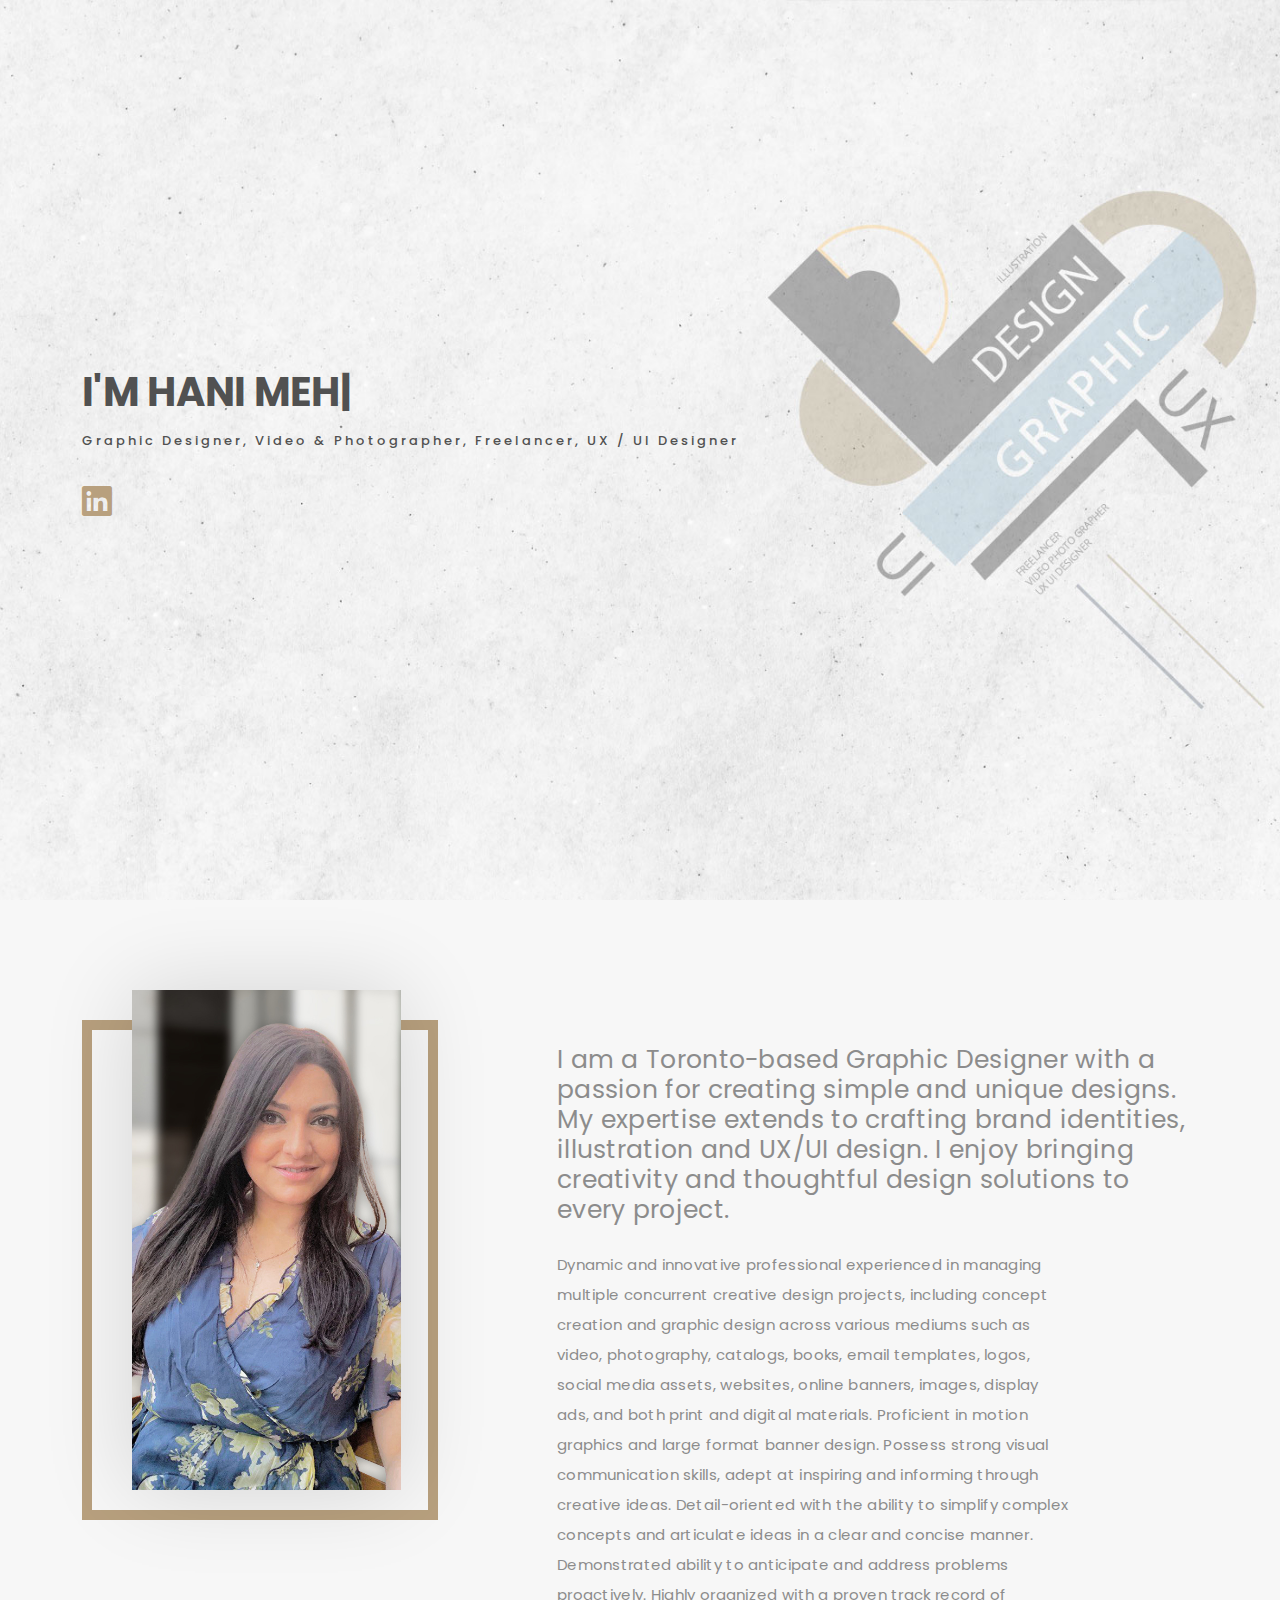
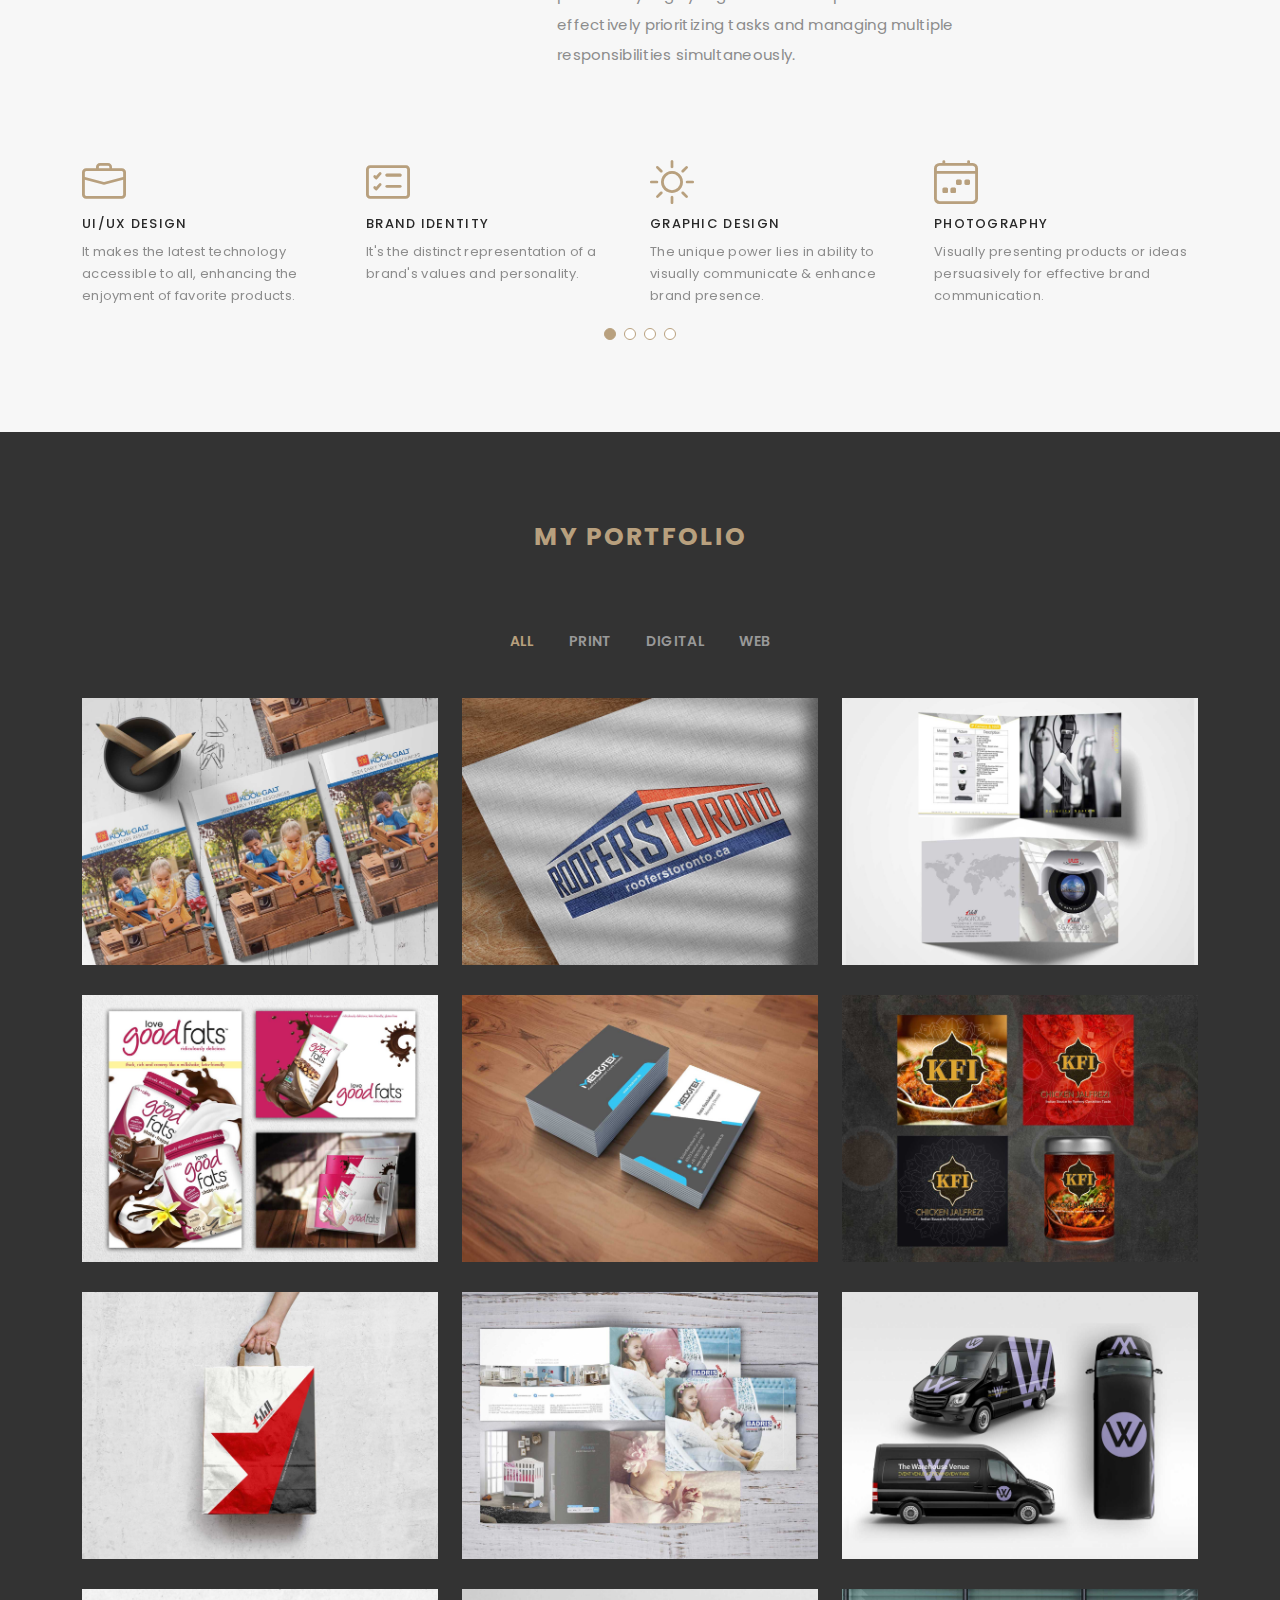
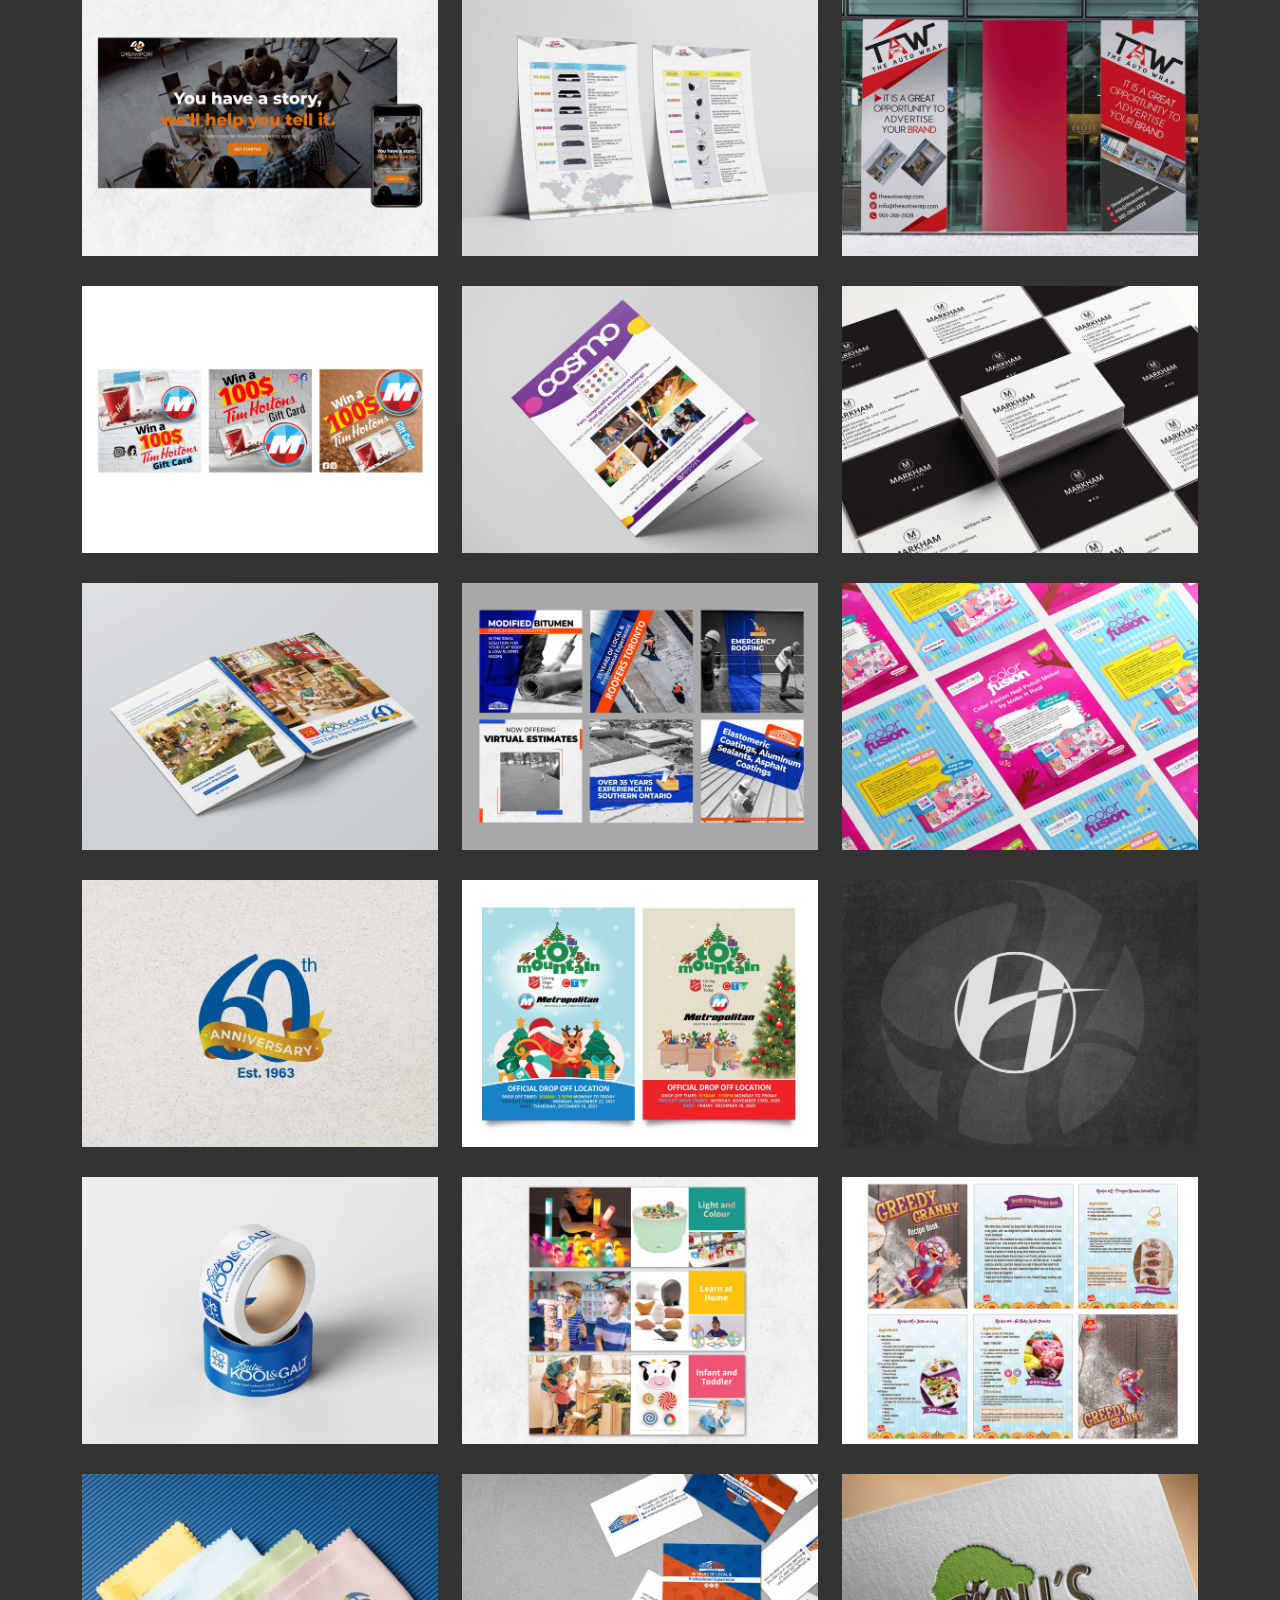
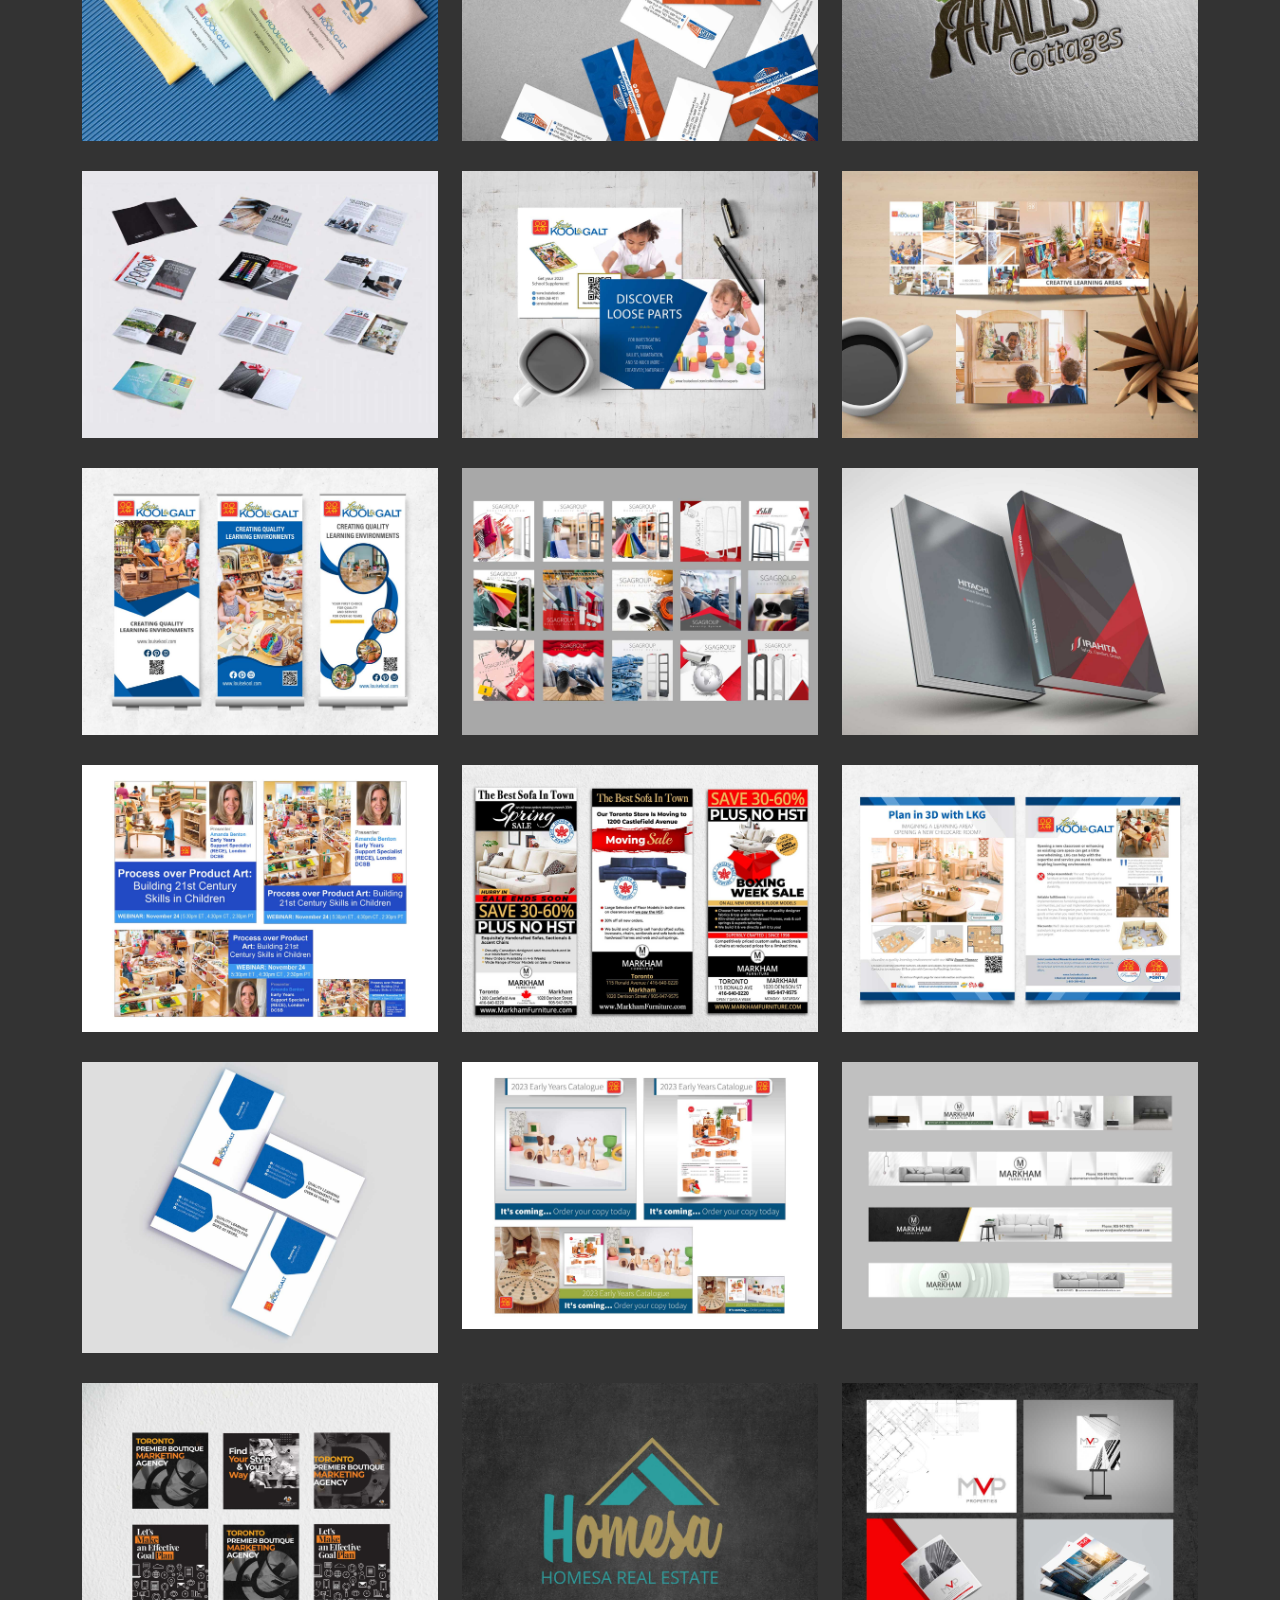
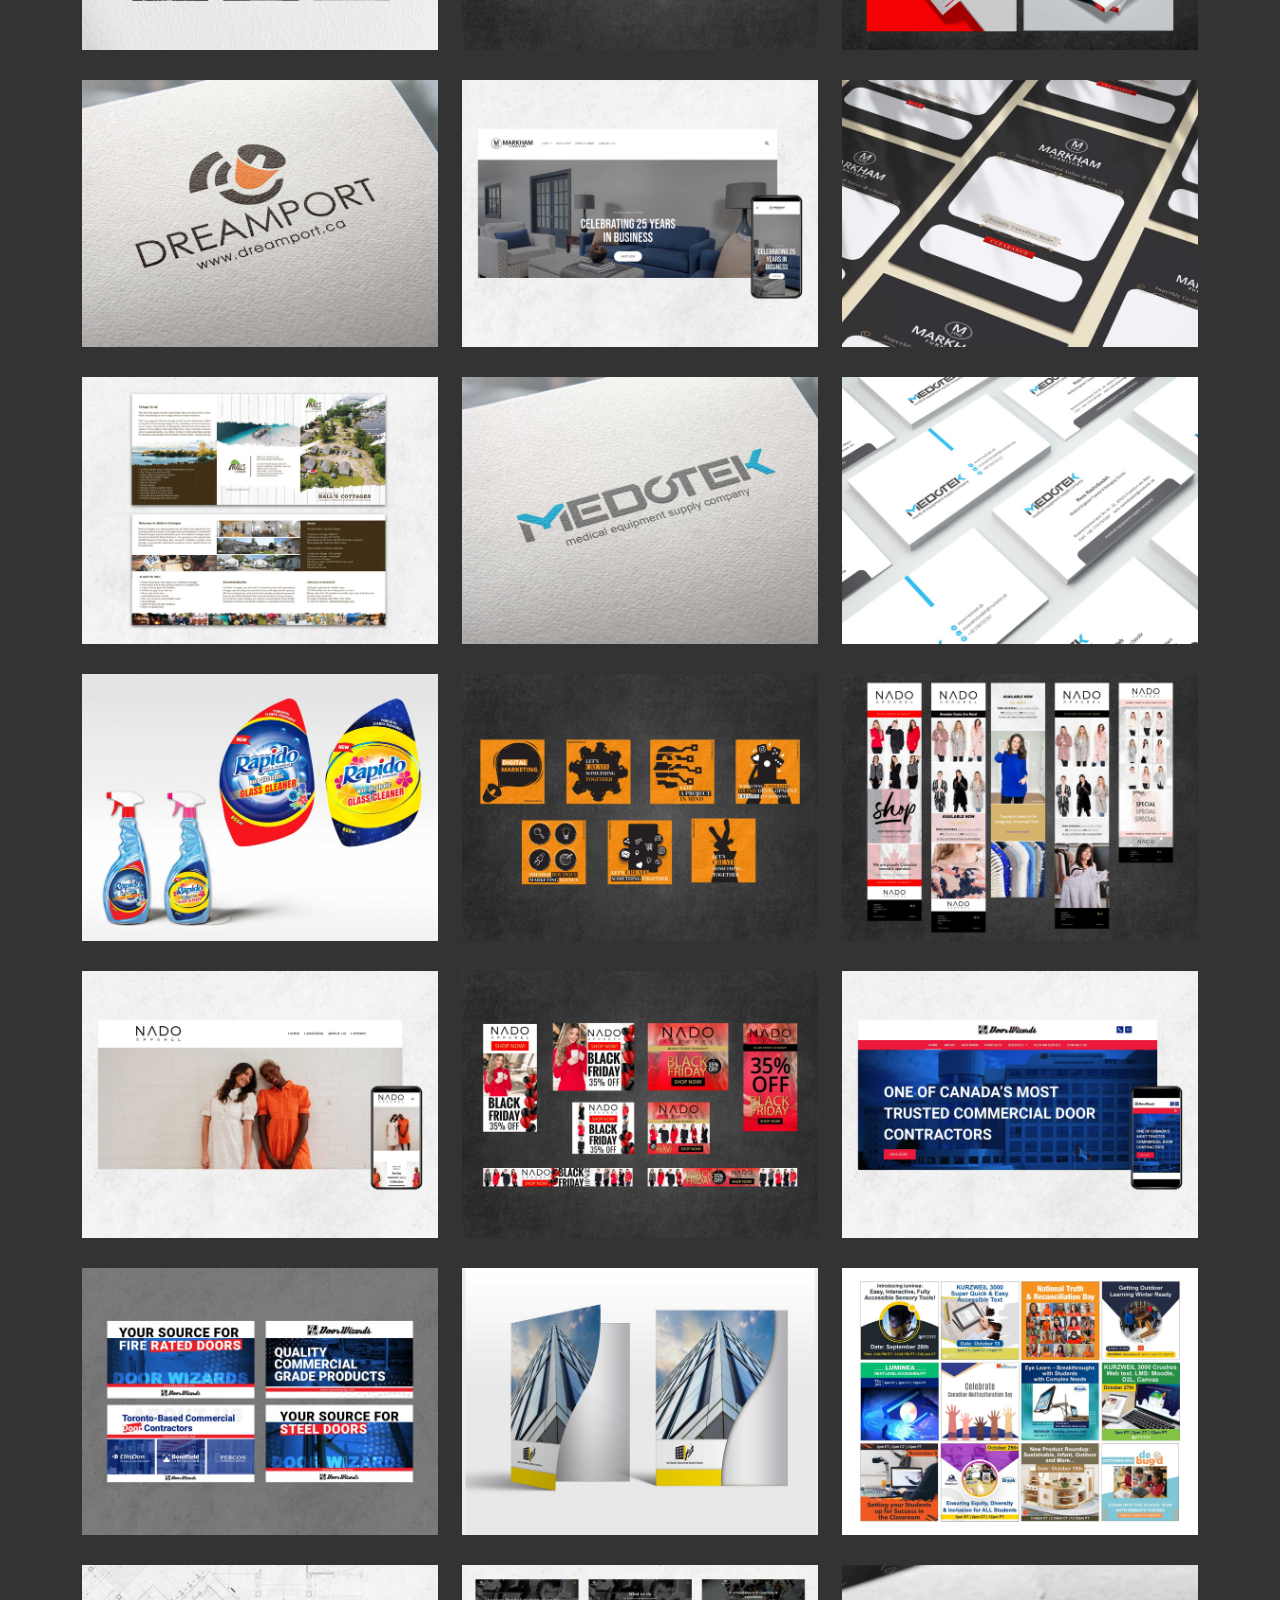
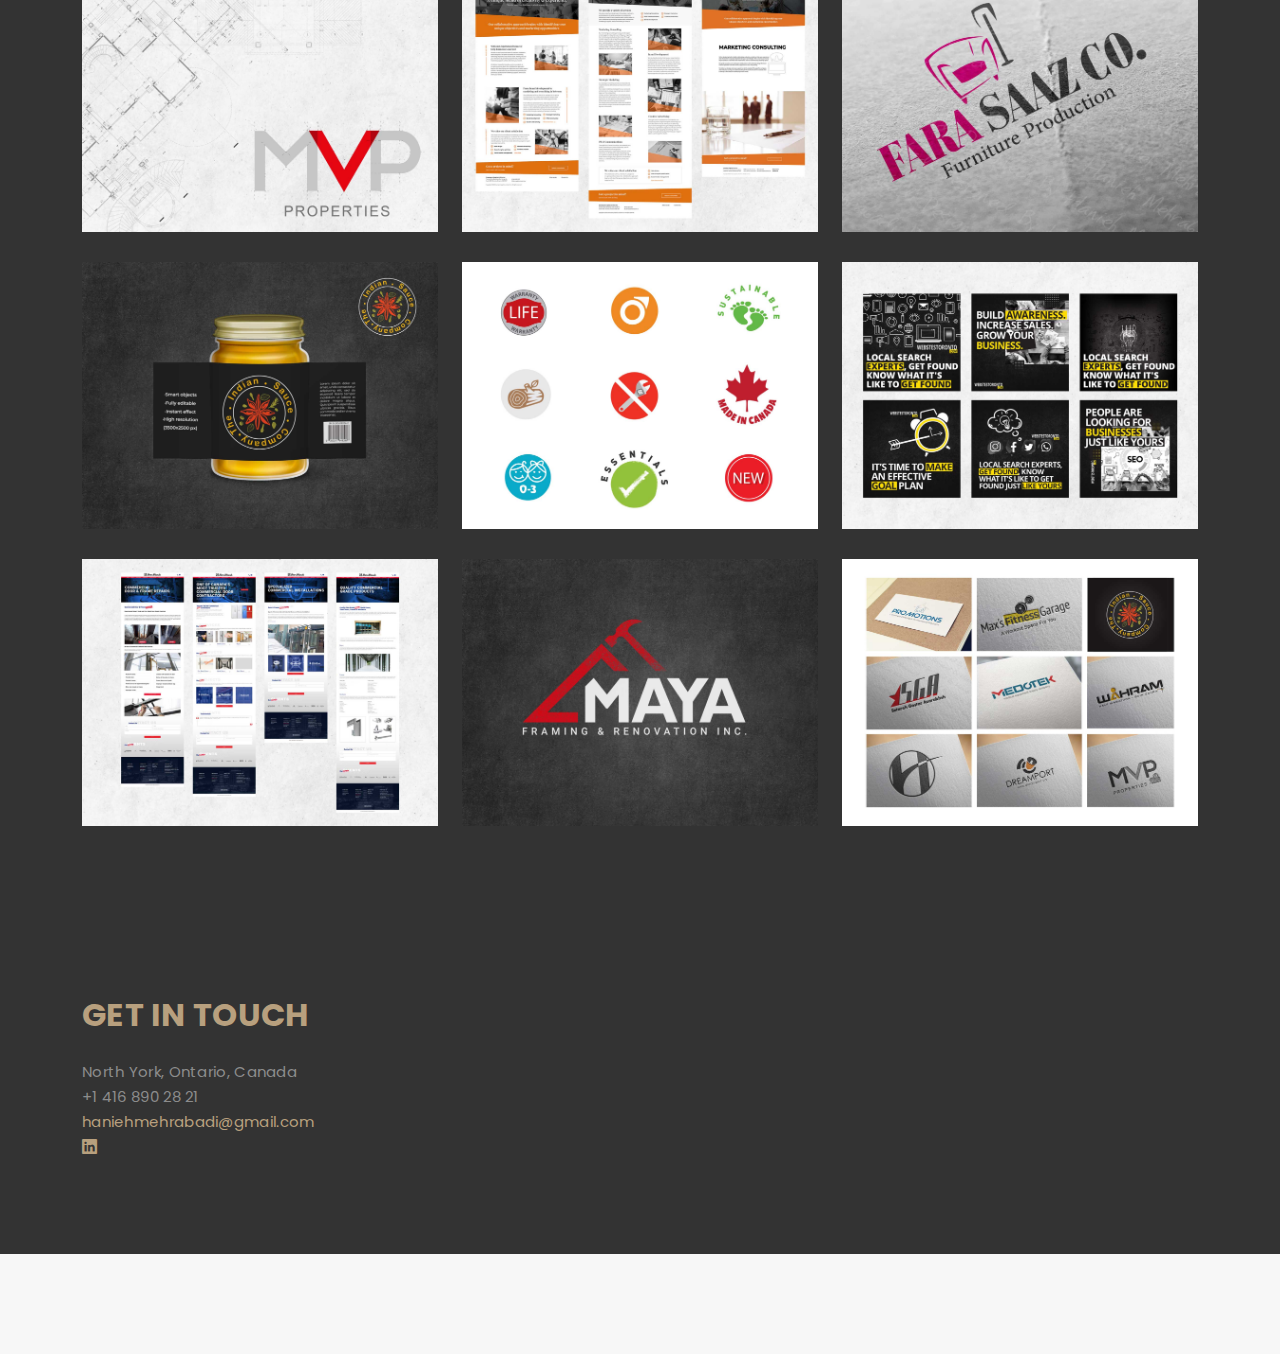
<file: index.html>
<!DOCTYPE html>
<html lang="en">

<head>
  <meta charset="utf-8">
  <meta content="width=device-width, initial-scale=1.0" name="viewport">

  <meta content="" name="description">
  <meta content="" name="keywords">

  <!-- Favicons -->
  <link href="assets/img/favicon.png" rel="icon">
  <link href="assets/img/apple-touch-icon.png" rel="apple-touch-icon">

  <!-- Google Fonts -->
  <link href="https://fonts.googleapis.com/css?family=Poppins:300,300i,400,400i,500,500i,600,600i,700,700i|Playfair+Display:400,400i,500,500i,600,600i,700,700i,900,900i" rel="stylesheet">

  <!-- Vendor CSS Files -->
  <link href="assets/vendor/bootstrap/css/bootstrap.min.css" rel="stylesheet">
  <link href="assets/vendor/bootstrap-icons/bootstrap-icons.css" rel="stylesheet">
  <link href="assets/vendor/boxicons/css/boxicons.min.css" rel="stylesheet">
  <link href="assets/vendor/glightbox/css/glightbox.min.css" rel="stylesheet">
  <link href="assets/vendor/swiper/swiper-bundle.min.css" rel="stylesheet">

  <!-- Template Main CSS File -->
  <link href="assets/css/style.css" rel="stylesheet">

  <!-- =======================================================
  * Template Name: Folio
  * Updated: Sep 18 2023 with Bootstrap v5.3.2
  * Template URL: https://bootstrapmade.com/folio-bootstrap-portfolio-template/
  * Author: BootstrapMade.com
  * License: https://bootstrapmade.com/license/
  ======================================================== -->
</head>

<body id="">

  <!-- ======= Header ======= -->
  <header id="header" class="fixed-top ">
    <div class="container d-flex align-items-center justify-content-between">

      <a href="index.html" class="logo"><img src="assets/img/logo.png" alt="" class="img-fluid"></a>
      <!-- Uncomment below if you prefer to use an text logo -->
      <!-- <h1 class="logo"><a href="index.html">Folio</a></h1> -->

      <nav id="navbar" class="navbar">
        <ul>
          <li><a class="nav-link scrollto active" href="#hero">Home</a></li>
          <li><a class="nav-link scrollto" href="#about">About</a></li>
          <li><a class="nav-link  scrollto" href="#portfolio">Portfolio</a></li>
          <li><a class="nav-link scrollto" href="#contact">Contact</a></li>
        </ul>
        <i class="bi bi-list mobile-nav-toggle"></i>
      </nav><!-- .navbar -->

    </div>
  </header><!-- End Header -->

  <!-- ======= Hero Section ======= -->
  <div id="hero" class="home">

    <div class="container">
      <div class="hero-content">
        <h1>I'm <span class="typed" data-typed-items="Hani Mehrabadi, Graphic Designer, Video & Photo Editor, Freelancer, UX / UI Designer"></span></h1>
        <p>Graphic Designer, Video & Photographer, Freelancer, UX / UI Designer</p>

        <ul class="list-unstyled list-social">
          <li><a href="https://www.linkedin.com/in/hanimehrabadi/"><i class="bi bi-linkedin"></i></a></li>
        </ul>
      </div>
    </div>
  </div><!-- End Hero -->

  <main id="main">

    <!-- ======= About Section ======= -->
    <div id="about" class="paddsection">
      <div class="container">
        <div class="row justify-content-between">

          <div class="col-lg-4 ">
            <div class="div-img-bg">
              <div class="about-img">
                <img src="assets/img/me.jpg" class="img-responsive" alt="me">
              </div>
            </div>
          </div>

          <div class="col-lg-7">
            <div class="about-descr">

              <p class="p-heading">I am a Toronto-based Graphic Designer with a passion for creating simple and unique designs. My expertise extends to crafting brand identities, illustration and UX/UI design. I enjoy bringing creativity and thoughtful design solutions to every project. </p>
              <p class="separator">Dynamic and innovative professional experienced in managing multiple concurrent creative design projects, including concept creation and graphic design across various mediums such as video, photography, catalogs, books, email templates, logos, social media assets, websites, online banners, images, display ads, and both print and digital materials. Proficient in motion graphics and large format banner design. Possess strong visual communication skills, adept at inspiring and informing through creative ideas. Detail-oriented with the ability to simplify complex concepts and articulate ideas in a clear and concise manner. Demonstrated ability to anticipate and address problems proactively. Highly organized with a proven track record of effectively prioritizing tasks and managing multiple responsibilities simultaneously.</p>

            </div>

          </div>
        </div>
      </div>
    </div><!-- End About Section -->

    <!-- ======= Services Section ======= -->
    <div id="services">
      <div class="container">

        <div class="services-slider swiper" data-aos="fade-up" data-aos-delay="100">
          <div class="swiper-wrapper">

            <div class="swiper-slide">
              <div class="services-block">
                <i class="bi bi-briefcase"></i>
                <span>UI/UX DESIGN</span>
                <p class="separator">It makes the latest technology accessible to all, enhancing the enjoyment of favorite products. </p>
              </div>
            </div><!-- End testimonial item -->

            <div class="swiper-slide">
              <div class="services-block">
                <i class="bi bi-card-checklist"></i>
                <span>BRAND IDENTITY</span>
                <p class="separator">It's the distinct representation of a brand's values and personality. </p>
              </div>
            </div><!-- End testimonial item -->

            <div class="swiper-slide">
              <div class="services-block">
                <i class="bi bi-brightness-high"></i>
                <span>GRAPHIC DESIGN</span>
                <p class="separator">The unique power lies in ability to visually communicate & enhance brand presence. </p>
              </div>
            </div><!-- End testimonial item -->

            <div class="swiper-slide">
              <div class="services-block">
                <i class="bi bi-calendar4-week"></i>
                <span>PHOTOGRAPHY</span>
                <p class="separator">Visually presenting products or ideas persuasively for effective brand communication. </p>
              </div>
            </div><!-- End testimonial item -->

          </div>
          <div class="swiper-pagination"></div>
        </div>

      </div>

    </div><!-- End Services Section -->

    <!-- ======= Portfolio Section ======= -->
    <div id="portfolio" class="paddsection">

      <div class="container">
        <div class="section-title text-center">
          <h2>My Portfolio</h2>
        </div>
      </div>

      <div class="container">

        <div class="row">
          <div class="col-lg-12 d-flex justify-content-center">
            <ul id="portfolio-flters">
              <li data-filter="*" class="filter-active">All</li>
              <li data-filter=".filter-app">print</li>
              <li data-filter=".filter-card">digital</li>
              <li data-filter=".filter-web">Web</li>
            </ul>
          </div>
        </div>

        <div class="row portfolio-container">

          <div class="col-lg-4 col-md-6 portfolio-item filter-app">
            <img src="assets/img/portfolio/portfolio-1.jpg" class="img-fluid" alt="">
            <div class="portfolio-info">
              <h4>Book</h4>
              <p>Early Years Resources Book/2024</p>
              <a href="assets/img/portfolio/portfolio-1.jpg" data-gallery="portfolioGallery" class="portfolio-lightbox preview-link" title="Book"><i class="bx bx-plus"></i></a>
            </div>
          </div>

          <div class="col-lg-4 col-md-6 portfolio-item filter-app">
            <img src="assets/img/portfolio/portfolio-2.jpg" class="img-fluid" alt="">
            <div class="portfolio-info">
              <h4>logo</h4>
              <p>Roofers Toronto</p>
              <a href="assets/img/portfolio/portfolio-2.jpg" data-gallery="portfolioGallery" class="portfolio-lightbox preview-link" title="Logo"><i class="bx bx-plus"></i></a>
            </div>
          </div>

          <div class="col-lg-4 col-md-6 portfolio-item filter-app">
            <img src="assets/img/portfolio/portfolio-3.jpg" class="img-fluid" alt="">
            <div class="portfolio-info">
              <h4>Pamphlet</h4>
              <p>Security System</p>
              <a href="assets/img/portfolio/portfolio-3.jpg" data-gallery="portfolioGallery" class="portfolio-lightbox preview-link" title="Pamphlet"><i class="bx bx-plus"></i></a>
            </div>
          </div>

          <div class="col-lg-4 col-md-6 portfolio-item filter-app">
            <img src="assets/img/portfolio/portfolio-4.jpg" class="img-fluid" alt="">
            <div class="portfolio-info">
              <h4>Brochure & Poster Mockup</h4>
              <p>Love Good Fats</p>
              <a href="assets/img/portfolio/portfolio-4.jpg" data-gallery="portfolioGallery" class="portfolio-lightbox preview-link" title="Poster"><i class="bx bx-plus"></i></a>
            </div>
          </div>

          <div class="col-lg-4 col-md-6 portfolio-item filter-app">
            <img src="assets/img/portfolio/portfolio-5.jpg" class="img-fluid" alt="">
            <div class="portfolio-info">
              <h4>Two sided business card</h4>
              <p>Medotek</p>
              <a href="assets/img/portfolio/portfolio-5.jpg" data-gallery="portfolioGallery" class="portfolio-lightbox preview-link" title="Business Card"><i class="bx bx-plus"></i></a>
            </div>
          </div>

          <div class="col-lg-4 col-md-6 portfolio-item filter-app">
            <img src="assets/img/portfolio/portfolio-6.jpg" class="img-fluid" alt="">
            <div class="portfolio-info">
              <h4>Label Branding</h4>
              <p>Security System</p>
              <a href="assets/img/portfolio/portfolio-6.jpg" data-gallery="portfolioGallery" class="portfolio-lightbox preview-link" title="Branding"><i class="bx bx-plus"></i></a>
            </div>
          </div>

          <div class="col-lg-4 col-md-6 portfolio-item filter-app">
            <img src="assets/img/portfolio/portfolio-7.jpg" class="img-fluid" alt="">
            <div class="portfolio-info">
              <h4>Tote Bag/Shopping Bag</h4>
              <p>SGA</p>
              <a href="assets/img/portfolio/portfolio-7.jpg" data-gallery="portfolioGallery" class="portfolio-lightbox preview-link" title="Tote Bag"><i class="bx bx-plus"></i></a>
            </div>
          </div>

          <div class="col-lg-4 col-md-6 portfolio-item filter-app">
            <img src="assets/img/portfolio/portfolio-8.jpg" class="img-fluid" alt="">
            <div class="portfolio-info">
              <h4>Kids Furniture Catalogue</h4>
              <p>Badris</p>
              <a href="assets/img/portfolio/portfolio-8.jpg" data-gallery="portfolioGallery" class="portfolio-lightbox preview-link" title="Catalogue"><i class="bx bx-plus"></i></a>
            </div>
          </div>

          <div class="col-lg-4 col-md-6 portfolio-item filter-app">
            <img src="assets/img/portfolio/portfolio-9.jpg" class="img-fluid" alt="">
            <div class="portfolio-info">
              <h4>Car Wrap</h4>
              <p>The Warehouse Venue</p>
              <a href="assets/img/portfolio/portfolio-9.jpg" data-gallery="portfolioGallery" class="portfolio-lightbox preview-link" title="Car Wrap"><i class="bx bx-plus"></i></a>
            </div>
          </div>

          <div class="col-lg-4 col-md-6 portfolio-item filter-web">
            <img src="assets/img/portfolio/portfolio-10.jpg" class="img-fluid" alt="">
            <div class="portfolio-info">
              <h4>UX/UI Design</h4>
              <p>Dreamport Marketing</p>
              <a href="assets/img/portfolio/portfolio-10.jpg" data-gallery="portfolioGallery" class="portfolio-lightbox preview-link" title="UX/UI Design"><i class="bx bx-plus"></i></a>
            </div>
          </div>

          <div class="col-lg-4 col-md-6 portfolio-item filter-app">
            <img src="assets/img/portfolio/portfolio-11.jpg" class="img-fluid" alt="">
            <div class="portfolio-info">
              <h4>2 Sided Brochure</h4>
              <p>Security System</p>
              <a href="assets/img/portfolio/portfolio-11.jpg" data-gallery="portfolioGallery" class="portfolio-lightbox preview-link" title="2 Sided Brochure"><i class="bx bx-plus"></i></a>
            </div>
          </div>

          <div class="col-lg-4 col-md-6 portfolio-item filter-app">
            <img src="assets/img/portfolio/portfolio-12.jpg" class="img-fluid" alt="">
            <div class="portfolio-info">
              <h4>Banners</h4>
              <p>The Auto Wrap</p>
              <a href="assets/img/portfolio/portfolio-12.jpg" data-gallery="portfolioGallery" class="portfolio-lightbox preview-link" title="Banners"><i class="bx bx-plus"></i></a>
            </div>
          </div>

          <div class="col-lg-4 col-md-6 portfolio-item filter-card">
            <img src="assets/img/portfolio/portfolio-13.jpg" class="img-fluid" alt="">
            <div class="portfolio-info">
              <h4>Social Media Ads</h4>
              <p>Metropolitan Heating & Air Conditioning</p>
              <a href="assets/img/portfolio/portfolio-13.jpg" data-gallery="portfolioGallery" class="portfolio-lightbox preview-link" title="Social Media Ads"><i class="bx bx-plus"></i></a>
            </div>
          </div>

          <div class="col-lg-4 col-md-6 portfolio-item filter-app">
            <img src="assets/img/portfolio/portfolio-14.jpg" class="img-fluid" alt="">
            <div class="portfolio-info">
              <h4>Two Folded Brochure</h4>
              <p>Cosmo</p>
              <a href="assets/img/portfolio/portfolio-14.jpg" data-gallery="portfolioGallery" class="portfolio-lightbox preview-link" title="Two Folded Brochure"><i class="bx bx-plus"></i></a>
            </div>
          </div>

          <div class="col-lg-4 col-md-6 portfolio-item filter-app">
            <img src="assets/img/portfolio/portfolio-15.jpg" class="img-fluid" alt="">
            <div class="portfolio-info">
              <h4>Business Card</h4>
              <p>Markham Furniture</p>
              <a href="assets/img/portfolio/portfolio-15.jpg" data-gallery="portfolioGallery" class="portfolio-lightbox preview-link" title="Business Card"><i class="bx bx-plus"></i></a>
            </div>
          </div>

          <div class="col-lg-4 col-md-6 portfolio-item filter-app">
            <img src="assets/img/portfolio/portfolio-16.jpg" class="img-fluid" alt="">
            <div class="portfolio-info">
              <h4>Book</h4>
              <p>Early Years Resources Book/2023</p>
              <a href="assets/img/portfolio/portfolio-16.jpg" data-gallery="portfolioGallery" class="portfolio-lightbox preview-link" title="Book Design"><i class="bx bx-plus"></i></a>
            </div>
          </div>

          <div class="col-lg-4 col-md-6 portfolio-item filter-card">
            <img src="assets/img/portfolio/portfolio-17.jpg" class="img-fluid" alt="">
            <div class="portfolio-info">
              <h4>Social Media Ads</h4>
              <p>Roofers Toronto</p>
              <a href="assets/img/portfolio/portfolio-17.jpg" data-gallery="portfolioGallery" class="portfolio-lightbox preview-link" title="Social Media Ads"><i class="bx bx-plus"></i></a>
            </div>
          </div>

          <div class="col-lg-4 col-md-6 portfolio-item filter-app">
            <img src="assets/img/portfolio/portfolio-18.jpg" class="img-fluid" alt="">
            <div class="portfolio-info">
              <h4>Brochure</h4>
              <p>Color Fusion</p>
              <a href="assets/img/portfolio/portfolio-18.jpg" data-gallery="portfolioGallery" class="portfolio-lightbox preview-link" title="Brochure Design"><i class="bx bx-plus"></i></a>
            </div>
          </div>

          <div class="col-lg-4 col-md-6 portfolio-item filter-app">
            <img src="assets/img/portfolio/portfolio-19.jpg" class="img-fluid" alt="">
            <div class="portfolio-info">
              <h4>Classic Logo</h4>
              <p>60th Years Anniversary</p>
              <a href="assets/img/portfolio/portfolio-19.jpg" data-gallery="portfolioGallery" class="portfolio-lightbox preview-link" title="Classic Logo"><i class="bx bx-plus"></i></a>
            </div>
          </div>

          <div class="col-lg-4 col-md-6 portfolio-item filter-app">
            <img src="assets/img/portfolio/portfolio-20.jpg" class="img-fluid" alt="">
            <div class="portfolio-info">
              <h4>Toy Mountain Posters</h4>
              <p>Metropolitan Heating & Air Conditioning</p>
              <a href="assets/img/portfolio/portfolio-20.jpg" data-gallery="portfolioGallery" class="portfolio-lightbox preview-link" title="Posters"><i class="bx bx-plus"></i></a>
            </div>
          </div>

          <div class="col-lg-4 col-md-6 portfolio-item filter-app">
            <img src="assets/img/portfolio/portfolio-21.jpg" class="img-fluid" alt="">
            <div class="portfolio-info">
              <h4>Abstract Logo</h4>
              <p>Graphic Design</p>
              <a href="assets/img/portfolio/portfolio-21.jpg" data-gallery="portfolioGallery" class="portfolio-lightbox preview-link" title="Abstract Logo"><i class="bx bx-plus"></i></a>
            </div>
          </div>

          <div class="col-lg-4 col-md-6 portfolio-item filter-app">
            <img src="assets/img/portfolio/portfolio-22.jpg" class="img-fluid" alt="">
            <div class="portfolio-info">
              <h4>Packing Tape</h4>
              <p>Louise Kool & Galt</p>
              <a href="assets/img/portfolio/portfolio-22.jpg" data-gallery="portfolioGallery" class="portfolio-lightbox preview-link" title="Packing Tape"><i class="bx bx-plus"></i></a>
            </div>
          </div>

          <div class="col-lg-4 col-md-6 portfolio-item filter-card">
            <img src="assets/img/portfolio/portfolio-23.jpg" class="img-fluid" alt="">
            <div class="portfolio-info">
              <h4>Website Banners</h4>
              <p>LKG</p>
              <a href="assets/img/portfolio/portfolio-23.jpg" data-gallery="portfolioGallery" class="portfolio-lightbox preview-link" title="Website Banners"><i class="bx bx-plus"></i></a>
            </div>
          </div>

          <div class="col-lg-4 col-md-6 portfolio-item filter-app">
            <img src="assets/img/portfolio/portfolio-24.jpg" class="img-fluid" alt="">
            <div class="portfolio-info">
              <h4>Recipe Book</h4>
              <p>Greedy Granny</p>
              <a href="assets/img/portfolio/portfolio-24.jpg" data-gallery="portfolioGallery" class="portfolio-lightbox preview-link" title="Recipe Book"><i class="bx bx-plus"></i></a>
            </div>
          </div>

          <div class="col-lg-4 col-md-6 portfolio-item filter-app">
            <img src="assets/img/portfolio/portfolio-25.jpg" class="img-fluid" alt="">
            <div class="portfolio-info">
              <h4>Glasses Cleaning Cloth</h4>
              <p>Loise Kool & Galt</p>
              <a href="assets/img/portfolio/portfolio-25.jpg" data-gallery="portfolioGallery" class="portfolio-lightbox preview-link" title="Cleaning Cloth"><i class="bx bx-plus"></i></a>
            </div>
          </div>

          <div class="col-lg-4 col-md-6 portfolio-item filter-app">
            <img src="assets/img/portfolio/portfolio-26.jpg" class="img-fluid" alt="">
            <div class="portfolio-info">
              <h4>Business Card</h4>
              <p>Roofers Toronto</p>
              <a href="assets/img/portfolio/portfolio-26.jpg" data-gallery="portfolioGallery" class="portfolio-lightbox preview-link" title="Business Card"><i class="bx bx-plus"></i></a>
            </div>
          </div>

          <div class="col-lg-4 col-md-6 portfolio-item filter-app">
            <img src="assets/img/portfolio/portfolio-27.jpg" class="img-fluid" alt="">
            <div class="portfolio-info">
              <h4>Logo Design</h4>
              <p>Hall's Cottages</p>
              <a href="assets/img/portfolio/portfolio-27.jpg" data-gallery="portfolioGallery" class="portfolio-lightbox preview-link" title="Logo Design"><i class="bx bx-plus"></i></a>
            </div>
          </div>

          <div class="col-lg-4 col-md-6 portfolio-item filter-app">
            <img src="assets/img/portfolio/portfolio-28.jpg" class="img-fluid" alt="">
            <div class="portfolio-info">
              <h4>Services Catalogue</h4>
              <p>Startup Visa Services</p>
              <a href="assets/img/portfolio/portfolio-28.jpg" data-gallery="portfolioGallery" class="portfolio-lightbox preview-link" title="Catalogue Design"><i class="bx bx-plus"></i></a>
            </div>
          </div>

          <div class="col-lg-4 col-md-6 portfolio-item filter-app">
            <img src="assets/img/portfolio/portfolio-29.jpg" class="img-fluid" alt="">
            <div class="portfolio-info">
              <h4>Post Card</h4>
              <p>Louise Kool & Galt</p>
              <a href="assets/img/portfolio/portfolio-29.jpg" data-gallery="portfolioGallery" class="portfolio-lightbox preview-link" title="Post Card"><i class="bx bx-plus"></i></a>
            </div>
          </div>

          <div class="col-lg-4 col-md-6 portfolio-item filter-app">
            <img src="assets/img/portfolio/portfolio-30.jpg" class="img-fluid" alt="">
            <div class="portfolio-info">
              <h4>LookBook</h4>
              <p>LKG</p>
              <a href="assets/img/portfolio/portfolio-30.jpg" data-gallery="portfolioGallery" class="portfolio-lightbox preview-link" title="LookBook"><i class="bx bx-plus"></i></a>
            </div>
          </div>

          <div class="col-lg-4 col-md-6 portfolio-item filter-app">
            <img src="assets/img/portfolio/portfolio-31.jpg" class="img-fluid" alt="">
            <div class="portfolio-info">
              <h4>Exhibition Banners</h4>
              <p>Louise Kool & Galt</p>
              <a href="assets/img/portfolio/portfolio-31.jpg" data-gallery="portfolioGallery" class="portfolio-lightbox preview-link" title="Exhibition Banners"><i class="bx bx-plus"></i></a>
            </div>
          </div>

          <div class="col-lg-4 col-md-6 portfolio-item filter-card">
            <img src="assets/img/portfolio/portfolio-32.jpg" class="img-fluid" alt="">
            <div class="portfolio-info">
              <h4>Social Media Ads</h4>
              <p>Security System</p>
              <a href="assets/img/portfolio/portfolio-32.jpg" data-gallery="portfolioGallery" class="portfolio-lightbox preview-link" title="Social Media Ads"><i class="bx bx-plus"></i></a>
            </div>
          </div>

          <div class="col-lg-4 col-md-6 portfolio-item filter-app">
            <img src="assets/img/portfolio/portfolio-33.jpg" class="img-fluid" alt="">
            <div class="portfolio-info">
              <h4>Book Cover Design</h4>
              <p>Irahita</p>
              <a href="assets/img/portfolio/portfolio-33.jpg" data-gallery="portfolioGallery" class="portfolio-lightbox preview-link" title="Book Cover Design"><i class="bx bx-plus"></i></a>
            </div>
          </div>

          <div class="col-lg-4 col-md-6 portfolio-item filter-card">
            <img src="assets/img/portfolio/portfolio-34.jpg" class="img-fluid" alt="">
            <div class="portfolio-info">
              <h4>Webinar Graphic Ads</h4>
              <p>LKG</p>
              <a href="assets/img/portfolio/portfolio-34.jpg" data-gallery="portfolioGallery" class="portfolio-lightbox preview-link" title="Insta, Facebook, Banner, CC Email"><i class="bx bx-plus"></i></a>
            </div>
          </div>

          <div class="col-lg-4 col-md-6 portfolio-item filter-app">
            <img src="assets/img/portfolio/portfolio-35.jpg" class="img-fluid" alt="">
            <div class="portfolio-info">
              <h4>Posters</h4>
              <p>Markham Furniture</p>
              <a href="assets/img/portfolio/portfolio-35.jpg" data-gallery="portfolioGallery" class="portfolio-lightbox preview-link" title="Posters"><i class="bx bx-plus"></i></a>
            </div>
          </div>

          <div class="col-lg-4 col-md-6 portfolio-item filter-app">
            <img src="assets/img/portfolio/portfolio-36.jpg" class="img-fluid" alt="">
            <div class="portfolio-info">
              <h4>Brochure</h4>
              <p>3D Room Planning</p>
              <a href="assets/img/portfolio/portfolio-36.jpg" data-gallery="portfolioGallery" class="portfolio-lightbox preview-link" title="Brochure"><i class="bx bx-plus"></i></a>
            </div>
          </div>

          <div class="col-lg-4 col-md-6 portfolio-item filter-app">
            <img src="assets/img/portfolio/portfolio-37.jpg" class="img-fluid" alt="">
            <div class="portfolio-info">
              <h4>Business card</h4>
              <p>Louise Kool & Galt</p>
              <a href="assets/img/portfolio/portfolio-37.jpg" data-gallery="portfolioGallery" class="portfolio-lightbox preview-link" title="Business card"><i class="bx bx-plus"></i></a>
            </div>
          </div>

          <div class="col-lg-4 col-md-6 portfolio-item filter-card">
            <img src="assets/img/portfolio/portfolio-38.jpg" class="img-fluid" alt="">
            <div class="portfolio-info">
              <h4>Social Media Ads</h4>
              <p>LKG</p>
              <a href="assets/img/portfolio/portfolio-38.jpg" data-gallery="portfolioGallery" class="portfolio-lightbox preview-link" title="Insta, Facebook, Banner, CC Email"><i class="bx bx-plus"></i></a>
            </div>
          </div>

          <div class="col-lg-4 col-md-6 portfolio-item filter-web">
            <img src="assets/img/portfolio/portfolio-39.jpg" class="img-fluid" alt="">
            <div class="portfolio-info">
              <h4>Website Banners</h4>
              <p>Markham Furniture</p>
              <a href="assets/img/portfolio/portfolio-39.jpg" data-gallery="portfolioGallery" class="portfolio-lightbox preview-link" title="Website Banners"><i class="bx bx-plus"></i></a>
            </div>
          </div>

          <div class="col-lg-4 col-md-6 portfolio-item filter-card">
            <img src="assets/img/portfolio/portfolio-40.jpg" class="img-fluid" alt="">
            <div class="portfolio-info">
              <h4>Social Media Ads</h4>
              <p>Dreamport Marketing</p>
              <a href="assets/img/portfolio/portfolio-40.jpg" data-gallery="portfolioGallery" class="portfolio-lightbox preview-link" title="Social Media Ads"><i class="bx bx-plus"></i></a>
            </div>
          </div>

          <div class="col-lg-4 col-md-6 portfolio-item filter-app">
            <img src="assets/img/portfolio/portfolio-41.jpg" class="img-fluid" alt="">
            <div class="portfolio-info">
              <h4>Real Estate Logo Design</h4>
              <p>Homesa</p>
              <a href="assets/img/portfolio/portfolio-41.jpg" data-gallery="portfolioGallery" class="portfolio-lightbox preview-link" title="Real Estate Logo Design"><i class="bx bx-plus"></i></a>
            </div>
          </div>

          <div class="col-lg-4 col-md-6 portfolio-item filter-app">
            <img src="assets/img/portfolio/portfolio-42.jpg" class="img-fluid" alt="">
            <div class="portfolio-info">
              <h4>Construction Branding</h4>
              <p>MVP Properties</p>
              <a href="assets/img/portfolio/portfolio-42.jpg" data-gallery="portfolioGallery" class="portfolio-lightbox preview-link" title="Construction Branding"><i class="bx bx-plus"></i></a>
            </div>
          </div>

          <div class="col-lg-4 col-md-6 portfolio-item filter-app">
            <img src="assets/img/portfolio/portfolio-43.jpg" class="img-fluid" alt="">
            <div class="portfolio-info">
              <h4>Abstract Logo Design</h4>
              <p>Dreamport Marketing</p>
              <a href="assets/img/portfolio/portfolio-43.jpg" data-gallery="portfolioGallery" class="portfolio-lightbox preview-link" title="Abstract Logo Design"><i class="bx bx-plus"></i></a>
            </div>
          </div>

          <div class="col-lg-4 col-md-6 portfolio-item filter-web">
            <img src="assets/img/portfolio/portfolio-44.jpg" class="img-fluid" alt="">
            <div class="portfolio-info">
              <h4>UX/UI Design</h4>
              <p>Markham Furniture</p>
              <a href="assets/img/portfolio/portfolio-44.jpg" data-gallery="portfolioGallery" class="portfolio-lightbox preview-link" title="UX/UI Design"><i class="bx bx-plus"></i></a>
            </div>
          </div>

          <div class="col-lg-4 col-md-6 portfolio-item filter-app">
            <img src="assets/img/portfolio/portfolio-45.jpg" class="img-fluid" alt="">
            <div class="portfolio-info">
              <h4>Clearance Labels</h4>
              <p>Markham Furniture</p>
              <a href="assets/img/portfolio/portfolio-45.jpg" data-gallery="portfolioGallery" class="portfolio-lightbox preview-link" title="Clearance Labels"><i class="bx bx-plus"></i></a>
            </div>
          </div>

          <div class="col-lg-4 col-md-6 portfolio-item filter-app">
            <img src="assets/img/portfolio/portfolio-46.jpg" class="img-fluid" alt="">
            <div class="portfolio-info">
              <h4>3 Fold Brochure</h4>
              <p>Hall's Cottages</p>
              <a href="assets/img/portfolio/portfolio-46.jpg" data-gallery="portfolioGallery" class="portfolio-lightbox preview-link" title="3 Fold Brochure"><i class="bx bx-plus"></i></a>
            </div>
          </div>

          <div class="col-lg-4 col-md-6 portfolio-item filter-app">
            <img src="assets/img/portfolio/portfolio-47.jpg" class="img-fluid" alt="">
            <div class="portfolio-info">
              <h4>Medical Equipment Supply Logo Design</h4>
              <p>Medotek</p>
              <a href="assets/img/portfolio/portfolio-47.jpg" data-gallery="portfolioGallery" class="portfolio-lightbox preview-link" title="Medical Equipment Supply Logo Design"><i class="bx bx-plus"></i></a>
            </div>
          </div>

          <div class="col-lg-4 col-md-6 portfolio-item filter-app">
            <img src="assets/img/portfolio/portfolio-48.jpg" class="img-fluid" alt="">
            <div class="portfolio-info">
              <h4>Medical Equipment Supply Business card</h4>
              <p>Medotek</p>
              <a href="assets/img/portfolio/portfolio-48.jpg" data-gallery="portfolioGallery" class="portfolio-lightbox preview-link" title="Medical Equipment Supply Business card"><i class="bx bx-plus"></i></a>
            </div>
          </div>

          <div class="col-lg-4 col-md-6 portfolio-item filter-app">
            <img src="assets/img/portfolio/portfolio-49.jpg" class="img-fluid" alt="">
            <div class="portfolio-info">
              <h4>Glass Cleaner Label</h4>
              <p>Rapido</p>
              <a href="assets/img/portfolio/portfolio-49.jpg" data-gallery="portfolioGallery" class="portfolio-lightbox preview-link" title="Glass Cleaner Label"><i class="bx bx-plus"></i></a>
            </div>
          </div>

          <div class="col-lg-4 col-md-6 portfolio-item filter-card">
            <img src="assets/img/portfolio/portfolio-50.jpg" class="img-fluid" alt="">
            <div class="portfolio-info">
              <h4>Digital Marketing Campaign Ads</h4>
              <p>Dreamport Marketing</p>
              <a href="assets/img/portfolio/portfolio-50.jpg" data-gallery="portfolioGallery" class="portfolio-lightbox preview-link" title="Digital Marketing Campaign Ads"><i class="bx bx-plus"></i></a>
            </div>
          </div>

          <div class="col-lg-4 col-md-6 portfolio-item filter-card">
            <img src="assets/img/portfolio/portfolio-51.jpg" class="img-fluid" alt="">
            <div class="portfolio-info">
              <h4>Marketing Email</h4>
              <p>Nado Apparel</p>
              <a href="assets/img/portfolio/portfolio-51.jpg" data-gallery="portfolioGallery" class="portfolio-lightbox preview-link" title="Email Blast"><i class="bx bx-plus"></i></a>
            </div>
          </div>

          <div class="col-lg-4 col-md-6 portfolio-item filter-web">
            <img src="assets/img/portfolio/portfolio-52.jpg" class="img-fluid" alt="">
            <div class="portfolio-info">
              <h4>UX/UI Design</h4>
              <p>Nado Apparel</p>
              <a href="assets/img/portfolio/portfolio-52.jpg" data-gallery="portfolioGallery" class="portfolio-lightbox preview-link" title="UX/UI Design"><i class="bx bx-plus"></i></a>
            </div>
          </div>

          <div class="col-lg-4 col-md-6 portfolio-item filter-card">
            <img src="assets/img/portfolio/portfolio-53.jpg" class="img-fluid" alt="">
            <div class="portfolio-info">
              <h4>Google Display Network Ads</h4>
              <p>Nado Apparel</p>
              <a href="assets/img/portfolio/portfolio-53.jpg" data-gallery="portfolioGallery" class="portfolio-lightbox preview-link" title="GDN Ads"><i class="bx bx-plus"></i></a>
            </div>
          </div>

          <div class="col-lg-4 col-md-6 portfolio-item filter-web">
            <img src="assets/img/portfolio/portfolio-54.jpg" class="img-fluid" alt="">
            <div class="portfolio-info">
              <h4>UX/UI Design</h4>
              <p>Door Wizards</p>
              <a href="assets/img/portfolio/portfolio-54.jpg" data-gallery="portfolioGallery" class="portfolio-lightbox preview-link" title="UX/UI Design"><i class="bx bx-plus"></i></a>
            </div>
          </div>

          <div class="col-lg-4 col-md-6 portfolio-item filter-card">
            <img src="assets/img/portfolio/portfolio-55.jpg" class="img-fluid" alt="">
            <div class="portfolio-info">
              <h4>Landing pages</h4>
              <p>Door Wizards</p>
              <a href="assets/img/portfolio/portfolio-55.jpg" data-gallery="portfolioGallery" class="portfolio-lightbox preview-link" title="Landing pages"><i class="bx bx-plus"></i></a>
            </div>
          </div>

          <div class="col-lg-4 col-md-6 portfolio-item filter-app">
            <img src="assets/img/portfolio/portfolio-56.jpg" class="img-fluid" alt="">
            <div class="portfolio-info">
              <h4>Folder Design</h4>
              <p>Construction Group</p>
              <a href="assets/img/portfolio/portfolio-56.jpg" data-gallery="portfolioGallery" class="portfolio-lightbox preview-link" title="Folder Design"><i class="bx bx-plus"></i></a>
            </div>
          </div>

          <div class="col-lg-4 col-md-6 portfolio-item filter-card">
            <img src="assets/img/portfolio/portfolio-57.jpg" class="img-fluid" alt="">
            <div class="portfolio-info">
              <h4>Social Media Ads</h4>
              <p>Bridges/LKG</p>
              <a href="assets/img/portfolio/portfolio-57.jpg" data-gallery="portfolioGallery" class="portfolio-lightbox preview-link" title="Social Media Ads"><i class="bx bx-plus"></i></a>
            </div>
          </div>

          <div class="col-lg-4 col-md-6 portfolio-item filter-app">
            <img src="assets/img/portfolio/portfolio-58.jpg" class="img-fluid" alt="">
            <div class="portfolio-info">
              <h4>Construction Logo Design</h4>
              <p>MVP Properties</p>
              <a href="assets/img/portfolio/portfolio-58.jpg" data-gallery="portfolioGallery" class="portfolio-lightbox preview-link" title="Construction Logo Design"><i class="bx bx-plus"></i></a>
            </div>
          </div>

          <div class="col-lg-4 col-md-6 portfolio-item filter-web">
            <img src="assets/img/portfolio/portfolio-59.jpg" class="img-fluid" alt="">
            <div class="portfolio-info">
              <h4>Website Design</h4>
              <p>Dreamport Marketing</p>
              <a href="assets/img/portfolio/portfolio-59.jpg" data-gallery="portfolioGallery" class="portfolio-lightbox preview-link" title="Website Design"><i class="bx bx-plus"></i></a>
            </div>
          </div>

          <div class="col-lg-4 col-md-6 portfolio-item filter-app">
            <img src="assets/img/portfolio/portfolio-60.jpg" class="img-fluid" alt="">
            <div class="portfolio-info">
              <h4>Abstract Logo Design</h4>
              <p>Furniture Production</p>
              <a href="assets/img/portfolio/portfolio-60.jpg" data-gallery="portfolioGallery" class="portfolio-lightbox preview-link" title="Abstract Logo Design"><i class="bx bx-plus"></i></a>
            </div>
          </div>

          <div class="col-lg-4 col-md-6 portfolio-item filter-app">
            <img src="assets/img/portfolio/portfolio-61.jpg" class="img-fluid" alt="">
            <div class="portfolio-info">
              <h4>Indian Sauce Branding</h4>
              <p>KFI</p>
              <a href="assets/img/portfolio/portfolio-61.jpg" data-gallery="portfolioGallery" class="portfolio-lightbox preview-link" title="Indian Sauce Branding"><i class="bx bx-plus"></i></a>
            </div>
          </div>

          <div class="col-lg-4 col-md-6 portfolio-item filter-app">
            <img src="assets/img/portfolio/portfolio-62.jpg" class="img-fluid" alt="">
            <div class="portfolio-info">
              <h4>Icon Design</h4>
              <p>Louise Kool & Galt</p>
              <a href="assets/img/portfolio/portfolio-62.jpg" data-gallery="portfolioGallery" class="portfolio-lightbox preview-link" title="Icon Design"><i class="bx bx-plus"></i></a>
            </div>
          </div>

          <div class="col-lg-4 col-md-6 portfolio-item filter-card">
            <img src="assets/img/portfolio/portfolio-63.jpg" class="img-fluid" alt="">
            <div class="portfolio-info">
              <h4>Social Media Campaign Ads</h4>
              <p>Websites Toronto</p>
              <a href="assets/img/portfolio/portfolio-63.jpg" data-gallery="portfolioGallery" class="portfolio-lightbox preview-link" title="Social Media Campaign Ads"><i class="bx bx-plus"></i></a>
            </div>
          </div>

          <div class="col-lg-4 col-md-6 portfolio-item filter-web">
            <img src="assets/img/portfolio/portfolio-64.jpg" class="img-fluid" alt="">
            <div class="portfolio-info">
              <h4>Website Design</h4>
              <p>Door Wizards</p>
              <a href="assets/img/portfolio/portfolio-64.jpg" data-gallery="portfolioGallery" class="portfolio-lightbox preview-link" title="Website Design"><i class="bx bx-plus"></i></a>
            </div>
          </div>

          <div class="col-lg-4 col-md-6 portfolio-item filter-app">
            <img src="assets/img/portfolio/portfolio-65.jpg" class="img-fluid" alt="">
            <div class="portfolio-info">
              <h4>Abstract Logo Design</h4>
              <p>Maya Framing & Renovation</p>
              <a href="assets/img/portfolio/portfolio-65.jpg" data-gallery="portfolioGallery" class="portfolio-lightbox preview-link" title="Abstract Logo Design"><i class="bx bx-plus"></i></a>
            </div>
          </div>


          <div class="col-lg-4 col-md-6 portfolio-item filter-app">
            <img src="assets/img/portfolio/portfolio-66.jpg" class="img-fluid" alt="">
            <div class="portfolio-info">
              <h4>Logo Design</h4>
              <p>Collections</p>
              <a href="assets/img/portfolio/portfolio-66.jpg" data-gallery="portfolioGallery" class="portfolio-lightbox preview-link" title="Logo Design"><i class="bx bx-plus"></i></a>
              

            </div>
          </div>

        </div>

      </div>

    </div><!-- End Portfolio Section -->

    <!-- ======= Contact Section ======= -->
    <div id="contact" class="paddsection">
      <div class="container">
        <div class="contact-block1">
          <div class="row">

            <div class="col-lg-6">
              <div class="contact-contact">

                <h2 class="mb-30">GET IN TOUCH</h2>

                <ul class="contact-details">
                  <li><span>North York, Ontario, Canada</span></li>
                  <li><span>+1 416 890 28 21</span></li>
                  <li><a href="mailto:haniehmehrabadi@gmail.com">haniehmehrabadi@gmail.com</a></li>
                  <li><a href="https://www.linkedin.com/in/hanimehrabadi/"><i class="bi bi-linkedin"></i></a></li>
                </ul>

              </div>
            </div>

            <div class="col-lg-6">
              <form action="forms/contact.php" method="post" role="form" class="php-email-form">
                <div class="row gy-3">



                </div>
              </form>
            </div>
          </div>
        </div>
      </div>
    </div><!-- End Contact Section -->

  </main><!-- End #main -->

  <!-- ======= Footer ======= -->
  <div id="footer" class="text-center">
    <div class="container">
      <div class="socials-media text-center">
        <!--
        All the links in the footer should remain intact.
        You can delete the links only if you purchased the pro version.
        Licensing information: https://bootstrapmade.com/license/
        Purchase the pro version with working PHP/AJAX contact form: https://bootstrapmade.com/buy/?theme=Folio
      -->
      </div>

    </div>
  </div><!-- End Footer -->

  <a href="#" class="back-to-top d-flex align-items-center justify-content-center"><i class="bi bi-arrow-up-short"></i></a>

  <!-- Vendor JS Files -->
  <script src="assets/vendor/bootstrap/js/bootstrap.bundle.min.js"></script>
  <script src="assets/vendor/glightbox/js/glightbox.min.js"></script>
  <script src="assets/vendor/isotope-layout/isotope.pkgd.min.js"></script>
  <script src="assets/vendor/swiper/swiper-bundle.min.js"></script>
  <script src="assets/vendor/typed.js/typed.umd.js"></script>
  <script src="assets/vendor/php-email-form/validate.js"></script>

  <!-- Template Main JS File -->
  <script src="assets/js/main.js"></script>

</body>

</html>
</file>
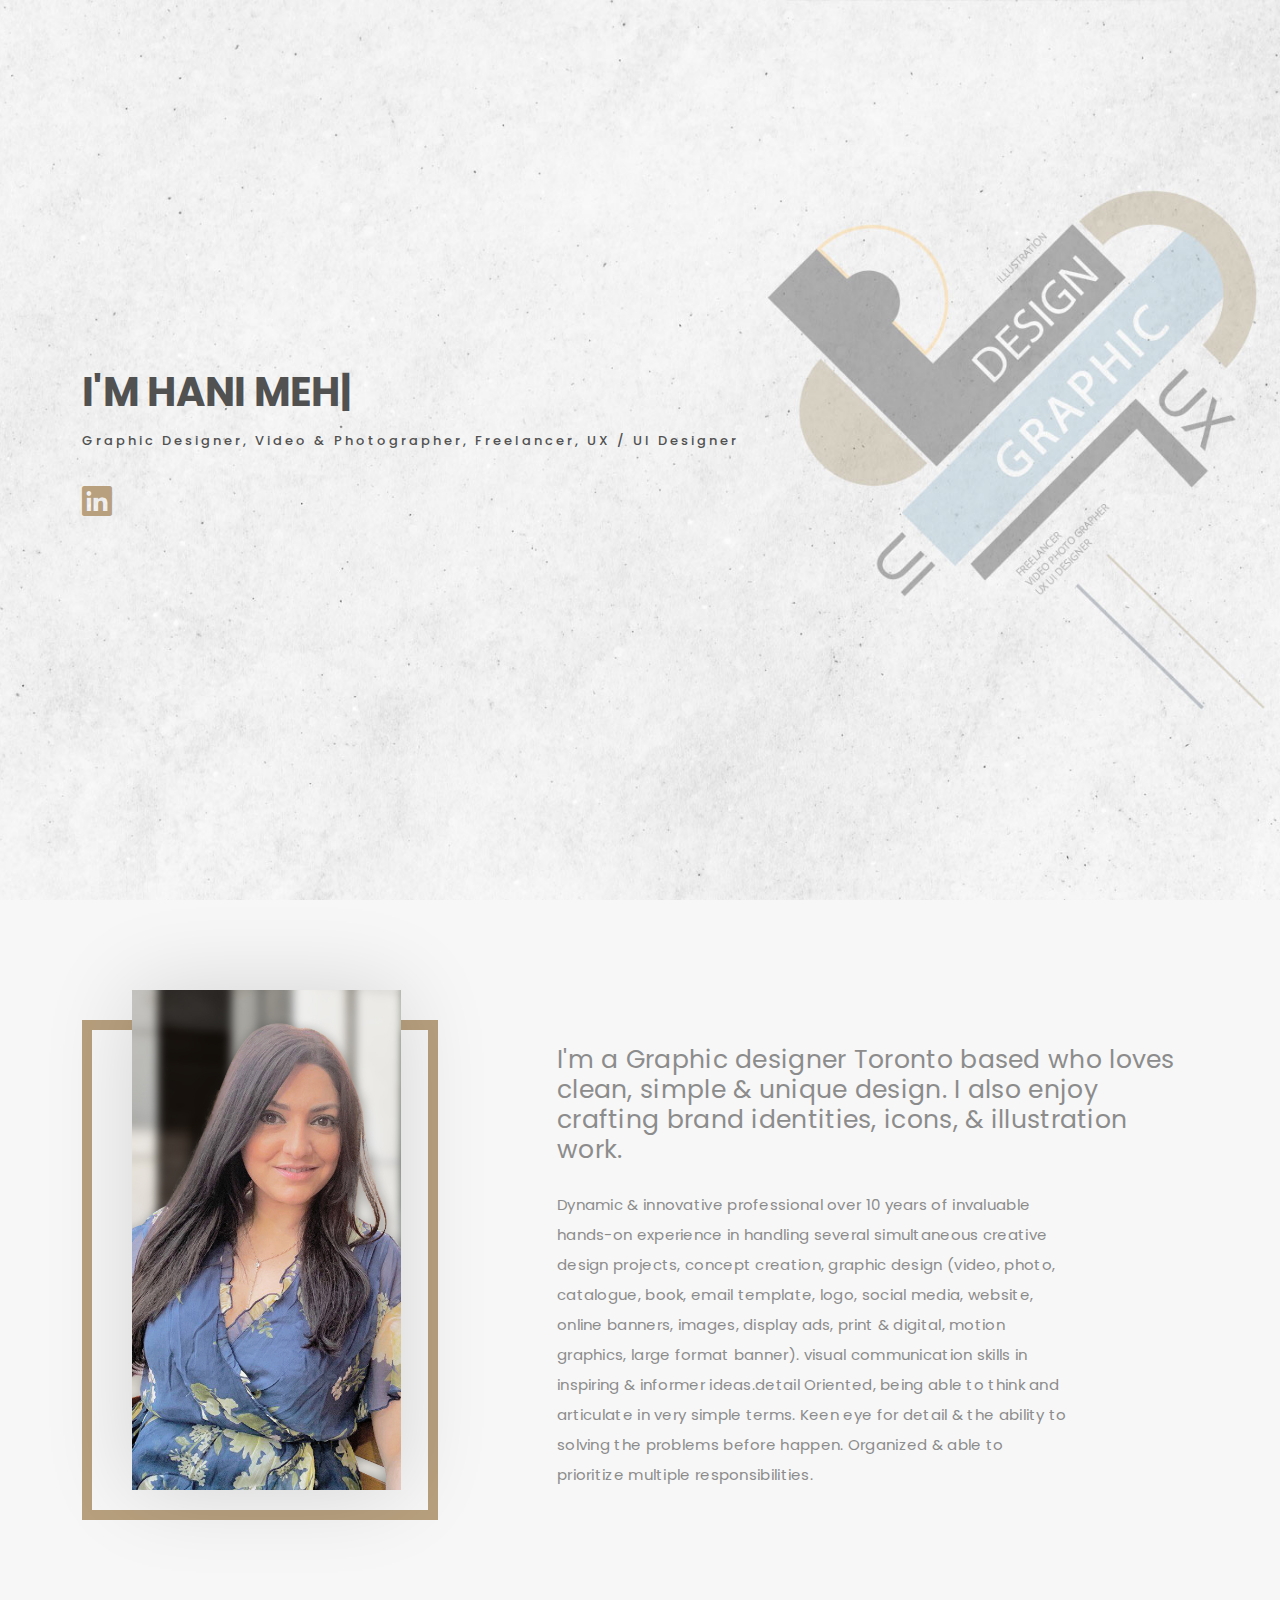
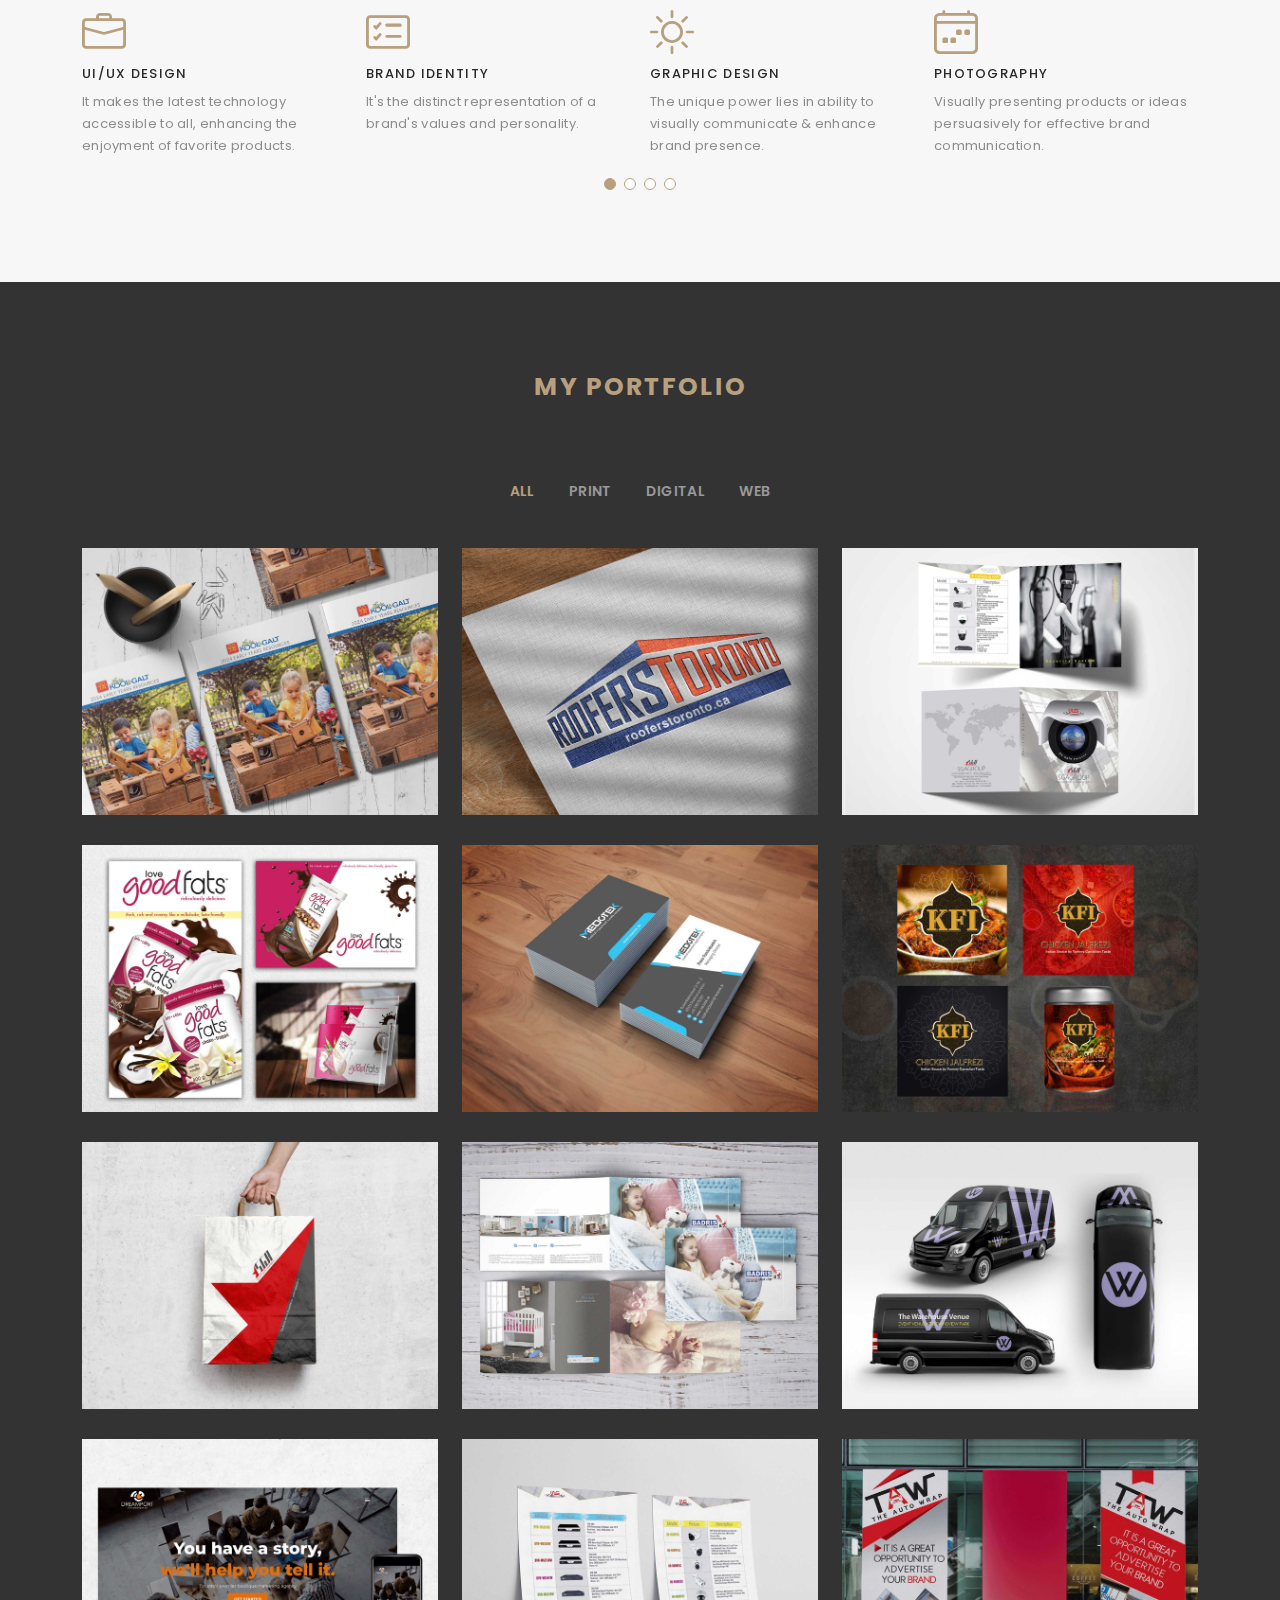
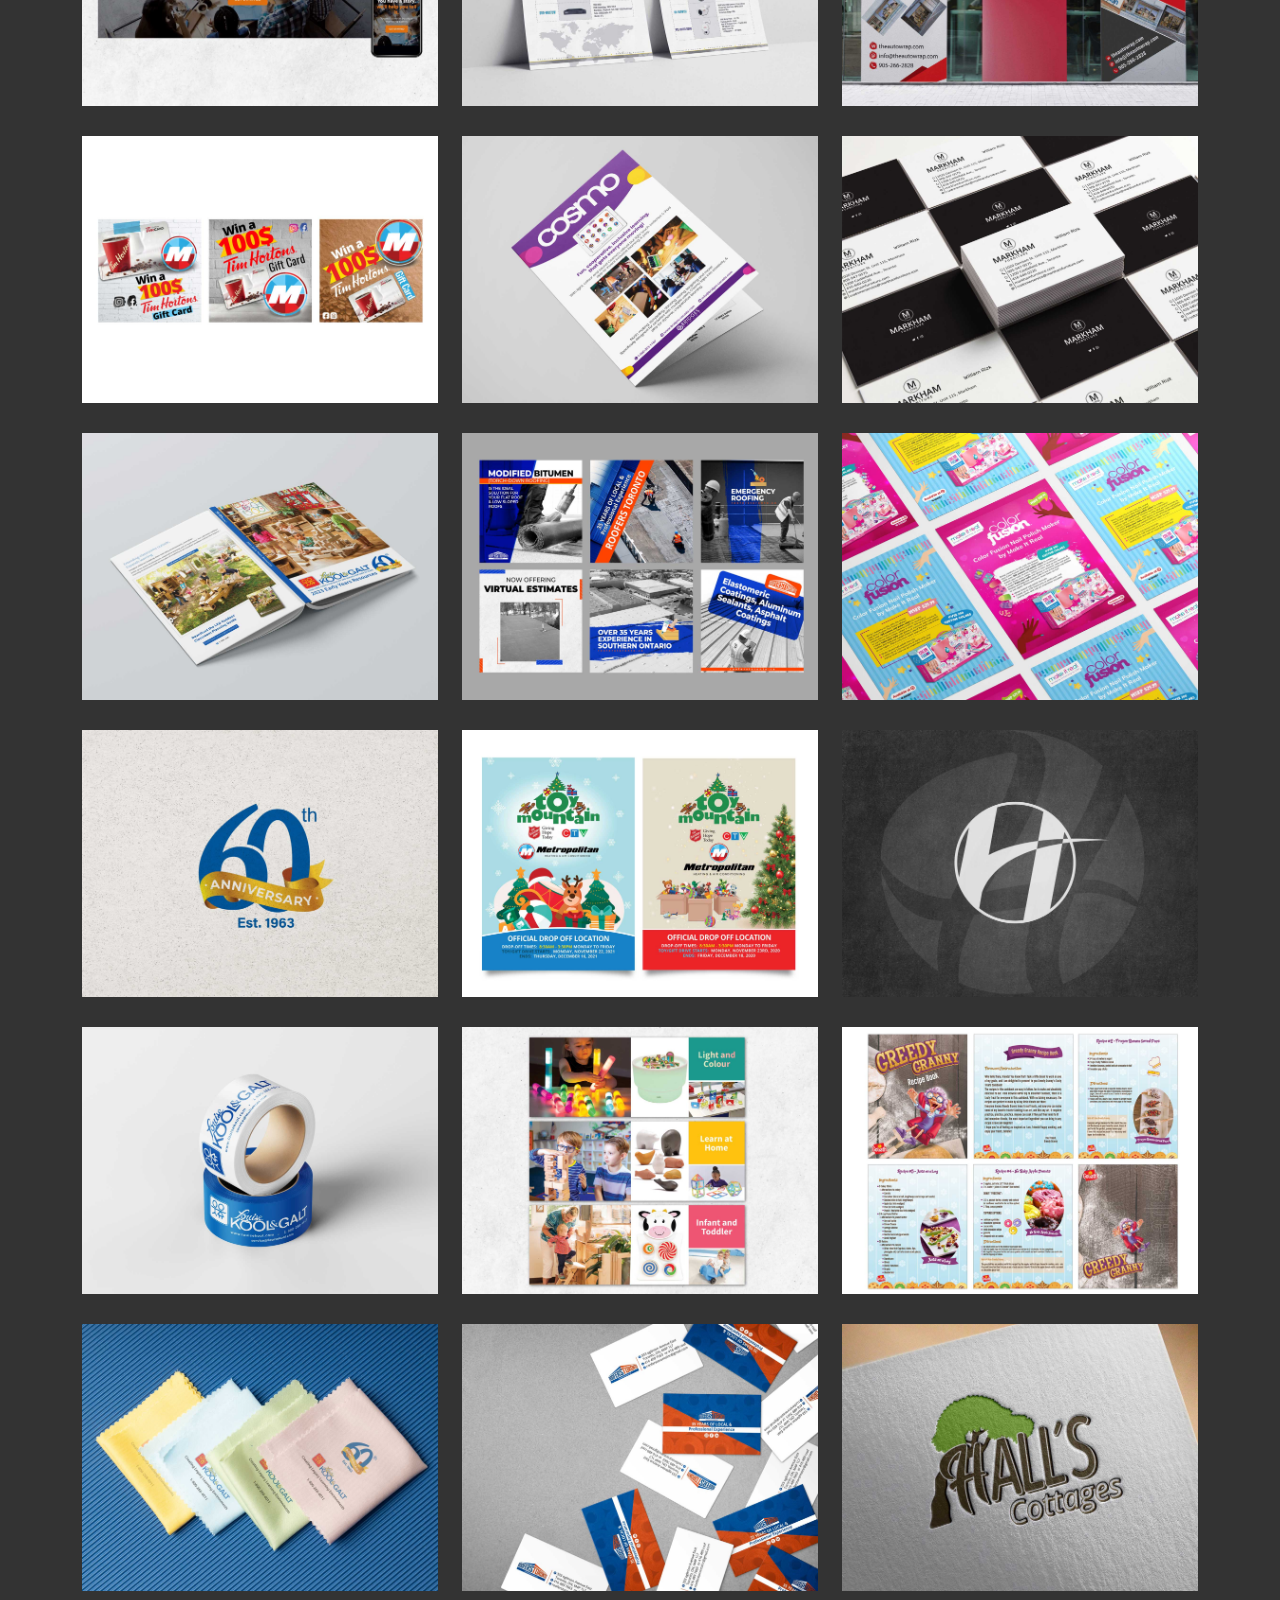
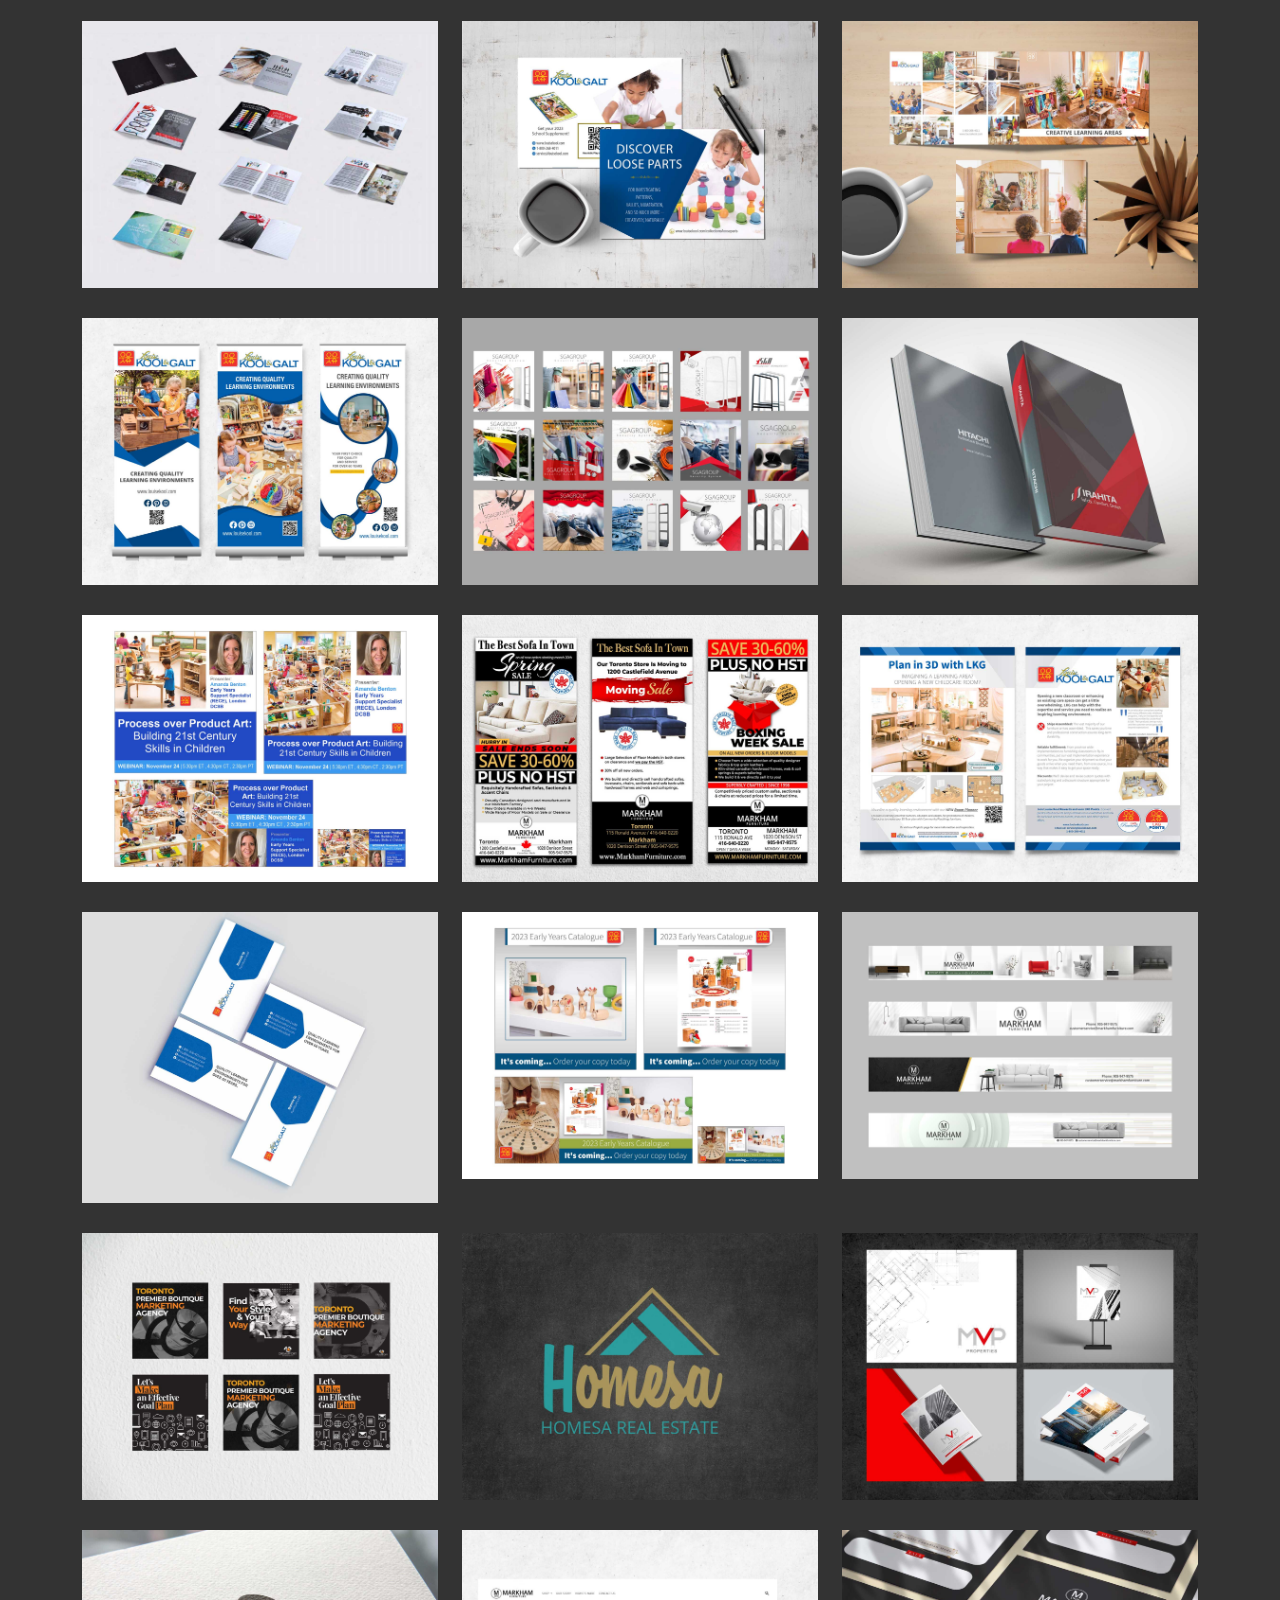
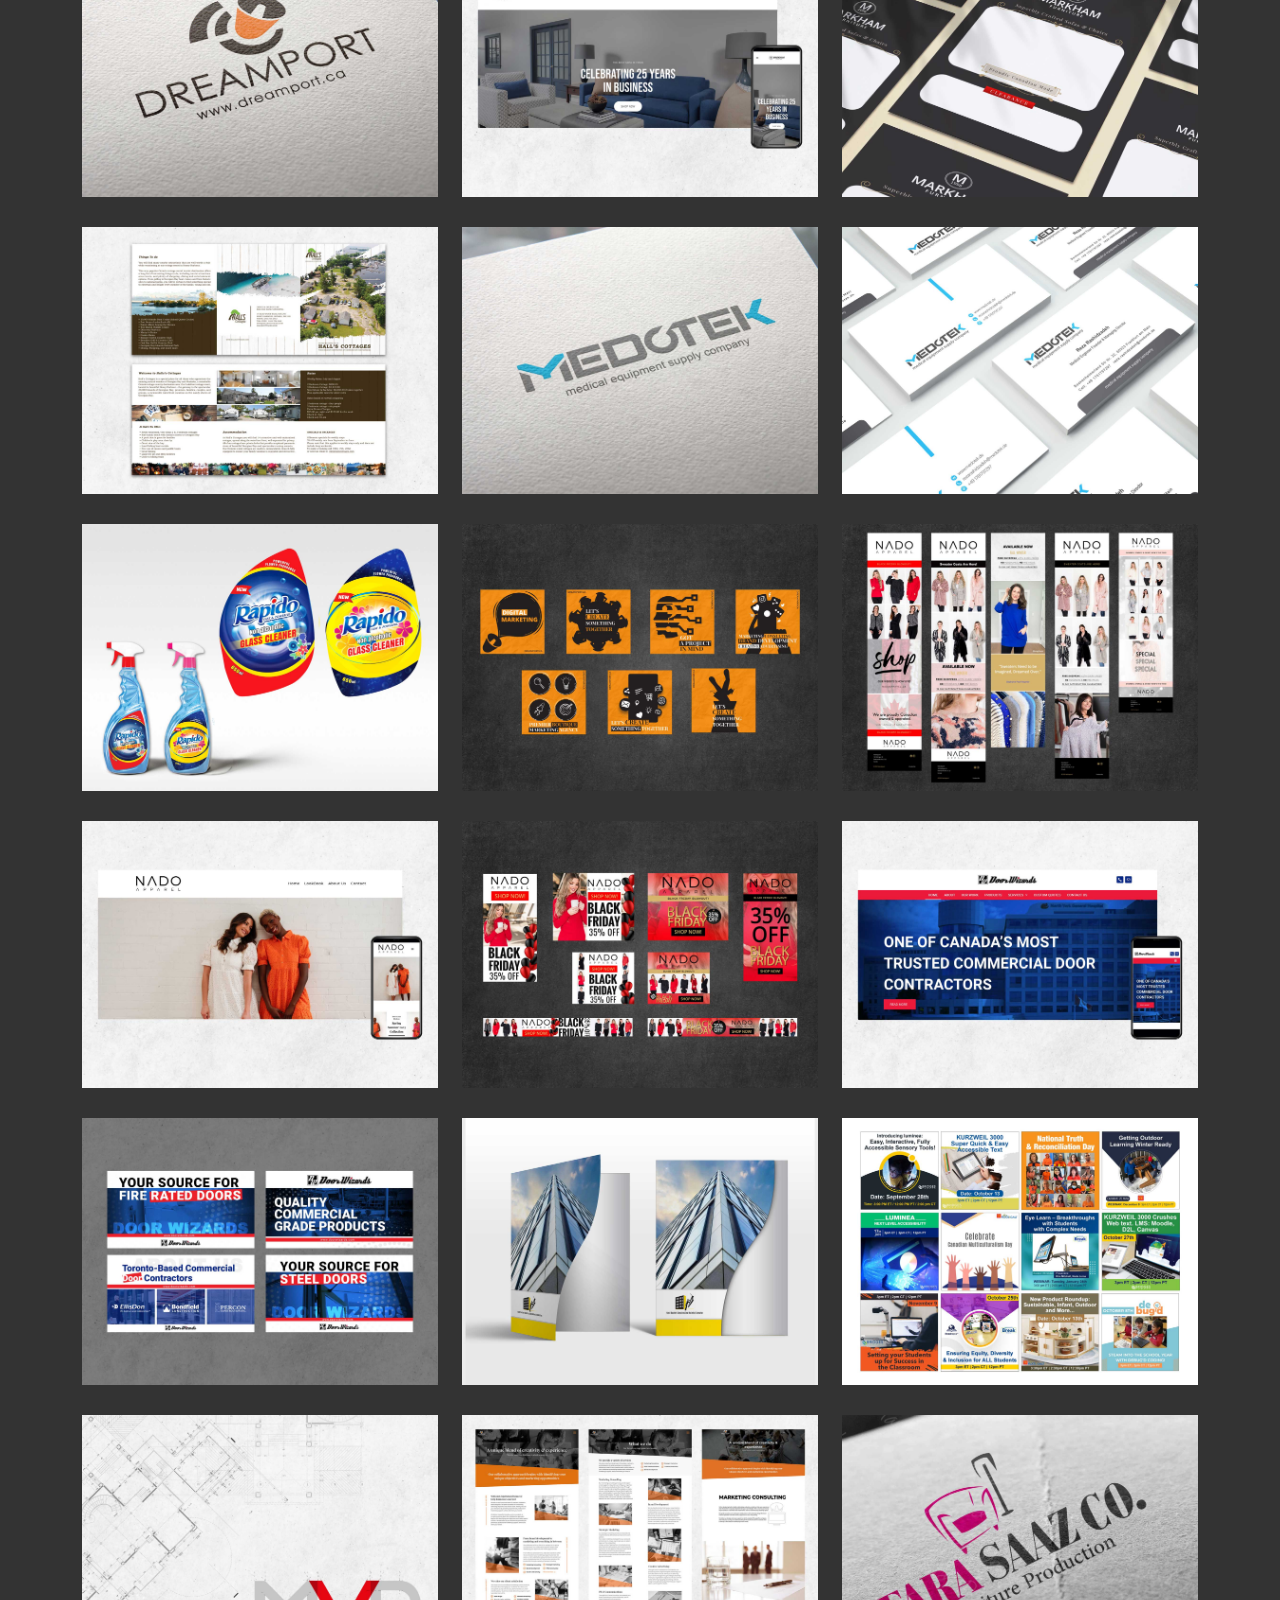
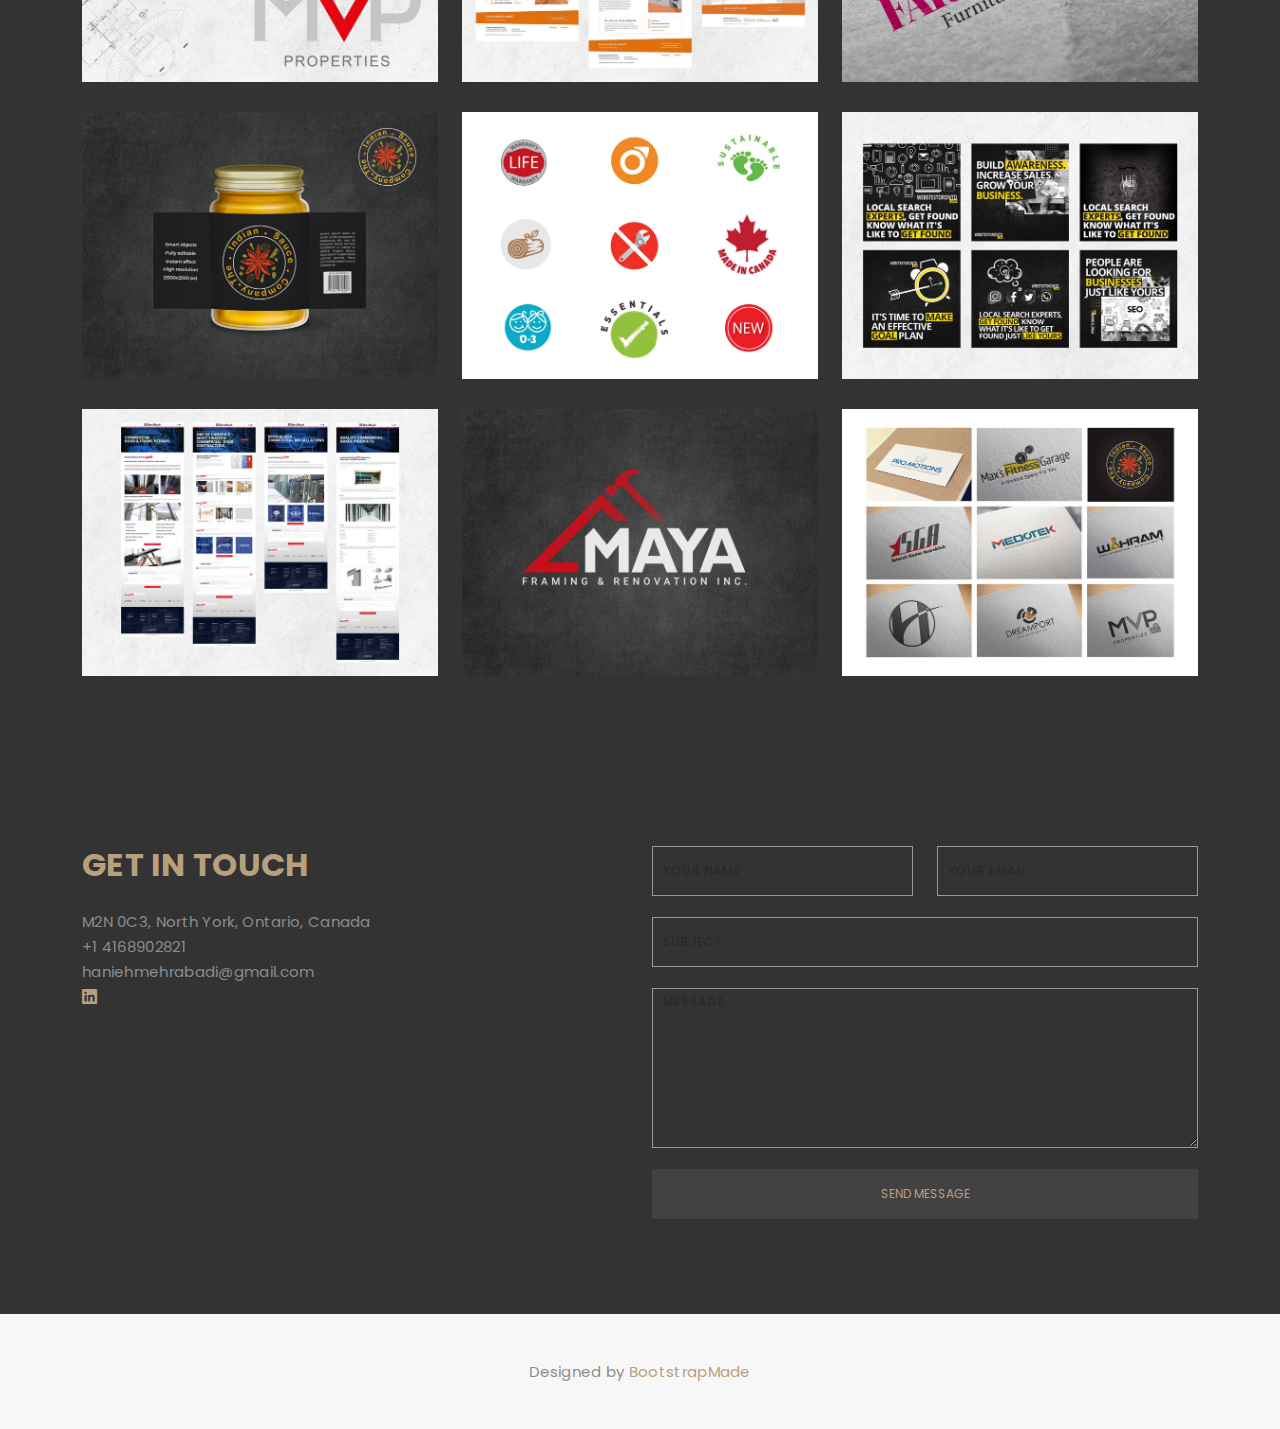
<file: index 2.html>
<!DOCTYPE html>
<html lang="en">

<head>
  <meta charset="utf-8">
  <meta content="width=device-width, initial-scale=1.0" name="viewport">

  <title>Folio Bootstrap Template - Index</title>
  <meta content="" name="description">
  <meta content="" name="keywords">

  <!-- Favicons -->
  <link href="assets/img/favicon.png" rel="icon">
  <link href="assets/img/apple-touch-icon.png" rel="apple-touch-icon">

  <!-- Google Fonts -->
  <link href="https://fonts.googleapis.com/css?family=Poppins:300,300i,400,400i,500,500i,600,600i,700,700i|Playfair+Display:400,400i,500,500i,600,600i,700,700i,900,900i" rel="stylesheet">

  <!-- Vendor CSS Files -->
  <link href="assets/vendor/bootstrap/css/bootstrap.min.css" rel="stylesheet">
  <link href="assets/vendor/bootstrap-icons/bootstrap-icons.css" rel="stylesheet">
  <link href="assets/vendor/boxicons/css/boxicons.min.css" rel="stylesheet">
  <link href="assets/vendor/glightbox/css/glightbox.min.css" rel="stylesheet">
  <link href="assets/vendor/swiper/swiper-bundle.min.css" rel="stylesheet">

  <!-- Template Main CSS File -->
  <link href="assets/css/style.css" rel="stylesheet">

  <!-- =======================================================
  * Template Name: Folio
  * Updated: Sep 18 2023 with Bootstrap v5.3.2
  * Template URL: https://bootstrapmade.com/folio-bootstrap-portfolio-template/
  * Author: BootstrapMade.com
  * License: https://bootstrapmade.com/license/
  ======================================================== -->
</head>

<body>

  <!-- ======= Header ======= -->
  <header id="header" class="fixed-top ">
    <div class="container d-flex align-items-center justify-content-between">

      <a href="index.html" class="logo"><img src="assets/img/logo.png" alt="" class="img-fluid"></a>
      <!-- Uncomment below if you prefer to use an text logo -->
      <!-- <h1 class="logo"><a href="index.html">Folio</a></h1> -->

      <nav id="navbar" class="navbar">
        <ul>
          <li><a class="nav-link scrollto active" href="#hero">Home</a></li>
          <li><a class="nav-link scrollto" href="#about">About</a></li>
          <li><a class="nav-link  scrollto" href="#portfolio">Portfolio</a></li>
          <li><a class="nav-link scrollto" href="#contact">Contact</a></li>
        </ul>
        <i class="bi bi-list mobile-nav-toggle"></i>
      </nav><!-- .navbar -->

    </div>
  </header><!-- End Header -->

  <!-- ======= Hero Section ======= -->
  <div id="hero" class="home">

    <div class="container">
      <div class="hero-content">
        <h1>I'm <span class="typed" data-typed-items="Hani Mehrabadi, Graphic Designer, Video & Photo Editor, Freelancer, UX / UI Designer"></span></h1>
        <p>Graphic Designer, Video & Photographer, Freelancer, UX / UI Designer</p>

        <ul class="list-unstyled list-social">
          <li><a href="https://www.linkedin.com/in/hanimehrabadi/"><i class="bi bi-linkedin"></i></a></li>
        </ul>
      </div>
    </div>
  </div><!-- End Hero -->

  <main id="main">

    <!-- ======= About Section ======= -->
    <div id="about" class="paddsection">
      <div class="container">
        <div class="row justify-content-between">

          <div class="col-lg-4 ">
            <div class="div-img-bg">
              <div class="about-img">
                <img src="assets/img/me.jpg" class="img-responsive" alt="me">
              </div>
            </div>
          </div>

          <div class="col-lg-7">
            <div class="about-descr">

              <p class="p-heading">I'm a Graphic designer Toronto based who loves clean, simple & unique design. I also enjoy crafting brand identities, icons, & illustration work. </p>
              <p class="separator">Dynamic & innovative professional over 10 years of invaluable hands-on experience in handling several simultaneous creative design projects, concept creation, graphic design (video, photo, catalogue, book, email template, logo, social media, website, online banners, images, display ads, print & digital, motion graphics, large format banner). visual communication skills in inspiring & informer ideas.detail Oriented, being able to think and articulate in very simple terms. Keen eye for detail & the ability to solving the problems before happen. Organized & able to prioritize multiple responsibilities.</p>

            </div>

          </div>
        </div>
      </div>
    </div><!-- End About Section -->

    <!-- ======= Services Section ======= -->
    <div id="services">
      <div class="container">

        <div class="services-slider swiper" data-aos="fade-up" data-aos-delay="100">
          <div class="swiper-wrapper">

            <div class="swiper-slide">
              <div class="services-block">
                <i class="bi bi-briefcase"></i>
                <span>UI/UX DESIGN</span>
                <p class="separator">It makes the latest technology accessible to all, enhancing the enjoyment of favorite products. </p>
              </div>
            </div><!-- End testimonial item -->

            <div class="swiper-slide">
              <div class="services-block">
                <i class="bi bi-card-checklist"></i>
                <span>BRAND IDENTITY</span>
                <p class="separator">It's the distinct representation of a brand's values and personality. </p>
              </div>
            </div><!-- End testimonial item -->

            <div class="swiper-slide">
              <div class="services-block">
                <i class="bi bi-brightness-high"></i>
                <span>GRAPHIC DESIGN</span>
                <p class="separator">The unique power lies in ability to visually communicate & enhance brand presence. </p>
              </div>
            </div><!-- End testimonial item -->

            <div class="swiper-slide">
              <div class="services-block">
                <i class="bi bi-calendar4-week"></i>
                <span>PHOTOGRAPHY</span>
                <p class="separator">Visually presenting products or ideas persuasively for effective brand communication. </p>
              </div>
            </div><!-- End testimonial item -->

          </div>
          <div class="swiper-pagination"></div>
        </div>

      </div>

    </div><!-- End Services Section -->

    <!-- ======= Portfolio Section ======= -->
    <div id="portfolio" class="paddsection">

      <div class="container">
        <div class="section-title text-center">
          <h2>My Portfolio</h2>
        </div>
      </div>

      <div class="container">

        <div class="row">
          <div class="col-lg-12 d-flex justify-content-center">
            <ul id="portfolio-flters">
              <li data-filter="*" class="filter-active">All</li>
              <li data-filter=".filter-app">print</li>
              <li data-filter=".filter-card">digital</li>
              <li data-filter=".filter-web">Web</li>
            </ul>
          </div>
        </div>

        <div class="row portfolio-container">

          <div class="col-lg-4 col-md-6 portfolio-item filter-app">
            <img src="assets/img/portfolio/portfolio-1.jpg" class="img-fluid" alt="">
            <div class="portfolio-info">
              <h4>Book</h4>
              <p>Early Years Resources Book/2024</p>
              <a href="assets/img/portfolio/portfolio-1.jpg" data-gallery="portfolioGallery" class="portfolio-lightbox preview-link" title="Book"><i class="bx bx-plus"></i></a>
            </div>
          </div>

          <div class="col-lg-4 col-md-6 portfolio-item filter-app">
            <img src="assets/img/portfolio/portfolio-2.jpg" class="img-fluid" alt="">
            <div class="portfolio-info">
              <h4>logo</h4>
              <p>Roofers Toronto</p>
              <a href="assets/img/portfolio/portfolio-2.jpg" data-gallery="portfolioGallery" class="portfolio-lightbox preview-link" title="Logo"><i class="bx bx-plus"></i></a>
            </div>
          </div>

          <div class="col-lg-4 col-md-6 portfolio-item filter-app">
            <img src="assets/img/portfolio/portfolio-3.jpg" class="img-fluid" alt="">
            <div class="portfolio-info">
              <h4>Pamphlet</h4>
              <p>Security System</p>
              <a href="assets/img/portfolio/portfolio-3.jpg" data-gallery="portfolioGallery" class="portfolio-lightbox preview-link" title="Pamphlet"><i class="bx bx-plus"></i></a>
            </div>
          </div>

          <div class="col-lg-4 col-md-6 portfolio-item filter-app">
            <img src="assets/img/portfolio/portfolio-4.jpg" class="img-fluid" alt="">
            <div class="portfolio-info">
              <h4>Brochure & Poster Mockup</h4>
              <p>Love Good Fats</p>
              <a href="assets/img/portfolio/portfolio-4.jpg" data-gallery="portfolioGallery" class="portfolio-lightbox preview-link" title="Poster"><i class="bx bx-plus"></i></a>
            </div>
          </div>

          <div class="col-lg-4 col-md-6 portfolio-item filter-app">
            <img src="assets/img/portfolio/portfolio-5.jpg" class="img-fluid" alt="">
            <div class="portfolio-info">
              <h4>Two sided business card</h4>
              <p>Medotek</p>
              <a href="assets/img/portfolio/portfolio-5.jpg" data-gallery="portfolioGallery" class="portfolio-lightbox preview-link" title="Business Card"><i class="bx bx-plus"></i></a>
            </div>
          </div>

          <div class="col-lg-4 col-md-6 portfolio-item filter-app">
            <img src="assets/img/portfolio/portfolio-6.jpg" class="img-fluid" alt="">
            <div class="portfolio-info">
              <h4>Label Branding</h4>
              <p>Security System</p>
              <a href="assets/img/portfolio/portfolio-6.jpg" data-gallery="portfolioGallery" class="portfolio-lightbox preview-link" title="Branding"><i class="bx bx-plus"></i></a>
            </div>
          </div>

          <div class="col-lg-4 col-md-6 portfolio-item filter-app">
            <img src="assets/img/portfolio/portfolio-7.jpg" class="img-fluid" alt="">
            <div class="portfolio-info">
              <h4>Tote Bag/Shopping Bag</h4>
              <p>SGA</p>
              <a href="assets/img/portfolio/portfolio-7.jpg" data-gallery="portfolioGallery" class="portfolio-lightbox preview-link" title="Tote Bag"><i class="bx bx-plus"></i></a>
            </div>
          </div>

          <div class="col-lg-4 col-md-6 portfolio-item filter-app">
            <img src="assets/img/portfolio/portfolio-8.jpg" class="img-fluid" alt="">
            <div class="portfolio-info">
              <h4>Kids Furniture Catalogue</h4>
              <p>Badris</p>
              <a href="assets/img/portfolio/portfolio-8.jpg" data-gallery="portfolioGallery" class="portfolio-lightbox preview-link" title="Catalogue"><i class="bx bx-plus"></i></a>
            </div>
          </div>

          <div class="col-lg-4 col-md-6 portfolio-item filter-app">
            <img src="assets/img/portfolio/portfolio-9.jpg" class="img-fluid" alt="">
            <div class="portfolio-info">
              <h4>Car Wrap</h4>
              <p>The Warehouse Venue</p>
              <a href="assets/img/portfolio/portfolio-9.jpg" data-gallery="portfolioGallery" class="portfolio-lightbox preview-link" title="Car Wrap"><i class="bx bx-plus"></i></a>
            </div>
          </div>

          <div class="col-lg-4 col-md-6 portfolio-item filter-web">
            <img src="assets/img/portfolio/portfolio-10.jpg" class="img-fluid" alt="">
            <div class="portfolio-info">
              <h4>UX/UI Design</h4>
              <p>Dreamport Marketing</p>
              <a href="assets/img/portfolio/portfolio-10.jpg" data-gallery="portfolioGallery" class="portfolio-lightbox preview-link" title="UX/UI Design"><i class="bx bx-plus"></i></a>
            </div>
          </div>

          <div class="col-lg-4 col-md-6 portfolio-item filter-app">
            <img src="assets/img/portfolio/portfolio-11.jpg" class="img-fluid" alt="">
            <div class="portfolio-info">
              <h4>2 Sided Brochure</h4>
              <p>Security System</p>
              <a href="assets/img/portfolio/portfolio-11.jpg" data-gallery="portfolioGallery" class="portfolio-lightbox preview-link" title="2 Sided Brochure"><i class="bx bx-plus"></i></a>
            </div>
          </div>

          <div class="col-lg-4 col-md-6 portfolio-item filter-app">
            <img src="assets/img/portfolio/portfolio-12.jpg" class="img-fluid" alt="">
            <div class="portfolio-info">
              <h4>Banners</h4>
              <p>The Auto Wrap</p>
              <a href="assets/img/portfolio/portfolio-12.jpg" data-gallery="portfolioGallery" class="portfolio-lightbox preview-link" title="Banners"><i class="bx bx-plus"></i></a>
            </div>
          </div>

          <div class="col-lg-4 col-md-6 portfolio-item filter-card">
            <img src="assets/img/portfolio/portfolio-13.jpg" class="img-fluid" alt="">
            <div class="portfolio-info">
              <h4>Social Media Ads</h4>
              <p>Metropolitan Heating & Air Conditioning</p>
              <a href="assets/img/portfolio/portfolio-13.jpg" data-gallery="portfolioGallery" class="portfolio-lightbox preview-link" title="Social Media Ads"><i class="bx bx-plus"></i></a>
            </div>
          </div>

          <div class="col-lg-4 col-md-6 portfolio-item filter-app">
            <img src="assets/img/portfolio/portfolio-14.jpg" class="img-fluid" alt="">
            <div class="portfolio-info">
              <h4>Two Folded Brochure</h4>
              <p>Cosmo</p>
              <a href="assets/img/portfolio/portfolio-14.jpg" data-gallery="portfolioGallery" class="portfolio-lightbox preview-link" title="Two Folded Brochure"><i class="bx bx-plus"></i></a>
            </div>
          </div>

          <div class="col-lg-4 col-md-6 portfolio-item filter-app">
            <img src="assets/img/portfolio/portfolio-15.jpg" class="img-fluid" alt="">
            <div class="portfolio-info">
              <h4>Business Card</h4>
              <p>Markham Furniture</p>
              <a href="assets/img/portfolio/portfolio-15.jpg" data-gallery="portfolioGallery" class="portfolio-lightbox preview-link" title="Business Card"><i class="bx bx-plus"></i></a>
            </div>
          </div>

          <div class="col-lg-4 col-md-6 portfolio-item filter-app">
            <img src="assets/img/portfolio/portfolio-16.jpg" class="img-fluid" alt="">
            <div class="portfolio-info">
              <h4>Book</h4>
              <p>Early Years Resources Book/2023</p>
              <a href="assets/img/portfolio/portfolio-16.jpg" data-gallery="portfolioGallery" class="portfolio-lightbox preview-link" title="Book Design"><i class="bx bx-plus"></i></a>
            </div>
          </div>

          <div class="col-lg-4 col-md-6 portfolio-item filter-card">
            <img src="assets/img/portfolio/portfolio-17.jpg" class="img-fluid" alt="">
            <div class="portfolio-info">
              <h4>Social Media Ads</h4>
              <p>Roofers Toronto</p>
              <a href="assets/img/portfolio/portfolio-17.jpg" data-gallery="portfolioGallery" class="portfolio-lightbox preview-link" title="Social Media Ads"><i class="bx bx-plus"></i></a>
            </div>
          </div>

          <div class="col-lg-4 col-md-6 portfolio-item filter-app">
            <img src="assets/img/portfolio/portfolio-18.jpg" class="img-fluid" alt="">
            <div class="portfolio-info">
              <h4>Brochure</h4>
              <p>Color Fusion</p>
              <a href="assets/img/portfolio/portfolio-18.jpg" data-gallery="portfolioGallery" class="portfolio-lightbox preview-link" title="Brochure Design"><i class="bx bx-plus"></i></a>
            </div>
          </div>

          <div class="col-lg-4 col-md-6 portfolio-item filter-app">
            <img src="assets/img/portfolio/portfolio-19.jpg" class="img-fluid" alt="">
            <div class="portfolio-info">
              <h4>Classic Logo</h4>
              <p>60th Years Anniversary</p>
              <a href="assets/img/portfolio/portfolio-19.jpg" data-gallery="portfolioGallery" class="portfolio-lightbox preview-link" title="Classic Logo"><i class="bx bx-plus"></i></a>
            </div>
          </div>

          <div class="col-lg-4 col-md-6 portfolio-item filter-app">
            <img src="assets/img/portfolio/portfolio-20.jpg" class="img-fluid" alt="">
            <div class="portfolio-info">
              <h4>Toy Mountain Posters</h4>
              <p>Metropolitan Heating & Air Conditioning</p>
              <a href="assets/img/portfolio/portfolio-20.jpg" data-gallery="portfolioGallery" class="portfolio-lightbox preview-link" title="Posters"><i class="bx bx-plus"></i></a>
            </div>
          </div>

          <div class="col-lg-4 col-md-6 portfolio-item filter-app">
            <img src="assets/img/portfolio/portfolio-21.jpg" class="img-fluid" alt="">
            <div class="portfolio-info">
              <h4>Abstract Logo</h4>
              <p>Graphic Design</p>
              <a href="assets/img/portfolio/portfolio-21.jpg" data-gallery="portfolioGallery" class="portfolio-lightbox preview-link" title="Abstract Logo"><i class="bx bx-plus"></i></a>
            </div>
          </div>

          <div class="col-lg-4 col-md-6 portfolio-item filter-app">
            <img src="assets/img/portfolio/portfolio-22.jpg" class="img-fluid" alt="">
            <div class="portfolio-info">
              <h4>Packing Tape</h4>
              <p>Louise Kool & Galt</p>
              <a href="assets/img/portfolio/portfolio-22.jpg" data-gallery="portfolioGallery" class="portfolio-lightbox preview-link" title="Packing Tape"><i class="bx bx-plus"></i></a>
            </div>
          </div>

          <div class="col-lg-4 col-md-6 portfolio-item filter-card">
            <img src="assets/img/portfolio/portfolio-23.jpg" class="img-fluid" alt="">
            <div class="portfolio-info">
              <h4>Website Banners</h4>
              <p>LKG</p>
              <a href="assets/img/portfolio/portfolio-23.jpg" data-gallery="portfolioGallery" class="portfolio-lightbox preview-link" title="Website Banners"><i class="bx bx-plus"></i></a>
            </div>
          </div>

          <div class="col-lg-4 col-md-6 portfolio-item filter-app">
            <img src="assets/img/portfolio/portfolio-24.jpg" class="img-fluid" alt="">
            <div class="portfolio-info">
              <h4>Recipe Book</h4>
              <p>Greedy Granny</p>
              <a href="assets/img/portfolio/portfolio-24.jpg" data-gallery="portfolioGallery" class="portfolio-lightbox preview-link" title="Recipe Book"><i class="bx bx-plus"></i></a>
            </div>
          </div>

          <div class="col-lg-4 col-md-6 portfolio-item filter-app">
            <img src="assets/img/portfolio/portfolio-25.jpg" class="img-fluid" alt="">
            <div class="portfolio-info">
              <h4>Glasses Cleaning Cloth</h4>
              <p>Loise Kool & Galt</p>
              <a href="assets/img/portfolio/portfolio-25.jpg" data-gallery="portfolioGallery" class="portfolio-lightbox preview-link" title="Cleaning Cloth"><i class="bx bx-plus"></i></a>
            </div>
          </div>

          <div class="col-lg-4 col-md-6 portfolio-item filter-app">
            <img src="assets/img/portfolio/portfolio-26.jpg" class="img-fluid" alt="">
            <div class="portfolio-info">
              <h4>Business Card</h4>
              <p>Roofers Toronto</p>
              <a href="assets/img/portfolio/portfolio-26.jpg" data-gallery="portfolioGallery" class="portfolio-lightbox preview-link" title="Business Card"><i class="bx bx-plus"></i></a>
            </div>
          </div>

          <div class="col-lg-4 col-md-6 portfolio-item filter-app">
            <img src="assets/img/portfolio/portfolio-27.jpg" class="img-fluid" alt="">
            <div class="portfolio-info">
              <h4>Logo Design</h4>
              <p>Hall's Cottages</p>
              <a href="assets/img/portfolio/portfolio-27.jpg" data-gallery="portfolioGallery" class="portfolio-lightbox preview-link" title="Logo Design"><i class="bx bx-plus"></i></a>
            </div>
          </div>

          <div class="col-lg-4 col-md-6 portfolio-item filter-app">
            <img src="assets/img/portfolio/portfolio-28.jpg" class="img-fluid" alt="">
            <div class="portfolio-info">
              <h4>Services Catalogue</h4>
              <p>Startup Visa Services</p>
              <a href="assets/img/portfolio/portfolio-28.jpg" data-gallery="portfolioGallery" class="portfolio-lightbox preview-link" title="Catalogue Design"><i class="bx bx-plus"></i></a>
            </div>
          </div>

          <div class="col-lg-4 col-md-6 portfolio-item filter-app">
            <img src="assets/img/portfolio/portfolio-29.jpg" class="img-fluid" alt="">
            <div class="portfolio-info">
              <h4>Post Card</h4>
              <p>Louise Kool & Galt</p>
              <a href="assets/img/portfolio/portfolio-29.jpg" data-gallery="portfolioGallery" class="portfolio-lightbox preview-link" title="Post Card"><i class="bx bx-plus"></i></a>
            </div>
          </div>

          <div class="col-lg-4 col-md-6 portfolio-item filter-app">
            <img src="assets/img/portfolio/portfolio-30.jpg" class="img-fluid" alt="">
            <div class="portfolio-info">
              <h4>LookBook</h4>
              <p>LKG</p>
              <a href="assets/img/portfolio/portfolio-30.jpg" data-gallery="portfolioGallery" class="portfolio-lightbox preview-link" title="LookBook"><i class="bx bx-plus"></i></a>
            </div>
          </div>

          <div class="col-lg-4 col-md-6 portfolio-item filter-app">
            <img src="assets/img/portfolio/portfolio-31.jpg" class="img-fluid" alt="">
            <div class="portfolio-info">
              <h4>Exhibition Banners</h4>
              <p>Louise Kool & Galt</p>
              <a href="assets/img/portfolio/portfolio-31.jpg" data-gallery="portfolioGallery" class="portfolio-lightbox preview-link" title="Exhibition Banners"><i class="bx bx-plus"></i></a>
            </div>
          </div>

          <div class="col-lg-4 col-md-6 portfolio-item filter-card">
            <img src="assets/img/portfolio/portfolio-32.jpg" class="img-fluid" alt="">
            <div class="portfolio-info">
              <h4>Social Media Ads</h4>
              <p>Security System</p>
              <a href="assets/img/portfolio/portfolio-32.jpg" data-gallery="portfolioGallery" class="portfolio-lightbox preview-link" title="Social Media Ads"><i class="bx bx-plus"></i></a>
            </div>
          </div>

          <div class="col-lg-4 col-md-6 portfolio-item filter-app">
            <img src="assets/img/portfolio/portfolio-33.jpg" class="img-fluid" alt="">
            <div class="portfolio-info">
              <h4>Book Cover Design</h4>
              <p>Irahita</p>
              <a href="assets/img/portfolio/portfolio-33.jpg" data-gallery="portfolioGallery" class="portfolio-lightbox preview-link" title="Book Cover Design"><i class="bx bx-plus"></i></a>
            </div>
          </div>

          <div class="col-lg-4 col-md-6 portfolio-item filter-card">
            <img src="assets/img/portfolio/portfolio-34.jpg" class="img-fluid" alt="">
            <div class="portfolio-info">
              <h4>Webinar Graphic Ads</h4>
              <p>LKG</p>
              <a href="assets/img/portfolio/portfolio-34.jpg" data-gallery="portfolioGallery" class="portfolio-lightbox preview-link" title="Insta, Facebook, Banner, CC Email"><i class="bx bx-plus"></i></a>
            </div>
          </div>

          <div class="col-lg-4 col-md-6 portfolio-item filter-app">
            <img src="assets/img/portfolio/portfolio-35.jpg" class="img-fluid" alt="">
            <div class="portfolio-info">
              <h4>Posters</h4>
              <p>Markham Furniture</p>
              <a href="assets/img/portfolio/portfolio-35.jpg" data-gallery="portfolioGallery" class="portfolio-lightbox preview-link" title="Posters"><i class="bx bx-plus"></i></a>
            </div>
          </div>

          <div class="col-lg-4 col-md-6 portfolio-item filter-app">
            <img src="assets/img/portfolio/portfolio-36.jpg" class="img-fluid" alt="">
            <div class="portfolio-info">
              <h4>Brochure</h4>
              <p>3D Room Planning</p>
              <a href="assets/img/portfolio/portfolio-36.jpg" data-gallery="portfolioGallery" class="portfolio-lightbox preview-link" title="Brochure"><i class="bx bx-plus"></i></a>
            </div>
          </div>

          <div class="col-lg-4 col-md-6 portfolio-item filter-app">
            <img src="assets/img/portfolio/portfolio-37.jpg" class="img-fluid" alt="">
            <div class="portfolio-info">
              <h4>Business card</h4>
              <p>Louise Kool & Galt</p>
              <a href="assets/img/portfolio/portfolio-37.jpg" data-gallery="portfolioGallery" class="portfolio-lightbox preview-link" title="Business card"><i class="bx bx-plus"></i></a>
            </div>
          </div>

          <div class="col-lg-4 col-md-6 portfolio-item filter-card">
            <img src="assets/img/portfolio/portfolio-38.jpg" class="img-fluid" alt="">
            <div class="portfolio-info">
              <h4>Social Media Ads</h4>
              <p>LKG</p>
              <a href="assets/img/portfolio/portfolio-38.jpg" data-gallery="portfolioGallery" class="portfolio-lightbox preview-link" title="Insta, Facebook, Banner, CC Email"><i class="bx bx-plus"></i></a>
            </div>
          </div>

          <div class="col-lg-4 col-md-6 portfolio-item filter-web">
            <img src="assets/img/portfolio/portfolio-39.jpg" class="img-fluid" alt="">
            <div class="portfolio-info">
              <h4>Website Banners</h4>
              <p>Markham Furniture</p>
              <a href="assets/img/portfolio/portfolio-39.jpg" data-gallery="portfolioGallery" class="portfolio-lightbox preview-link" title="Website Banners"><i class="bx bx-plus"></i></a>
            </div>
          </div>

          <div class="col-lg-4 col-md-6 portfolio-item filter-card">
            <img src="assets/img/portfolio/portfolio-40.jpg" class="img-fluid" alt="">
            <div class="portfolio-info">
              <h4>Social Media Ads</h4>
              <p>Dreamport Marketing</p>
              <a href="assets/img/portfolio/portfolio-40.jpg" data-gallery="portfolioGallery" class="portfolio-lightbox preview-link" title="Social Media Ads"><i class="bx bx-plus"></i></a>
            </div>
          </div>

          <div class="col-lg-4 col-md-6 portfolio-item filter-app">
            <img src="assets/img/portfolio/portfolio-41.jpg" class="img-fluid" alt="">
            <div class="portfolio-info">
              <h4>Real Estate Logo Design</h4>
              <p>Homesa</p>
              <a href="assets/img/portfolio/portfolio-41.jpg" data-gallery="portfolioGallery" class="portfolio-lightbox preview-link" title="Real Estate Logo Design"><i class="bx bx-plus"></i></a>
            </div>
          </div>

          <div class="col-lg-4 col-md-6 portfolio-item filter-app">
            <img src="assets/img/portfolio/portfolio-42.jpg" class="img-fluid" alt="">
            <div class="portfolio-info">
              <h4>Construction Branding</h4>
              <p>MVP Properties</p>
              <a href="assets/img/portfolio/portfolio-42.jpg" data-gallery="portfolioGallery" class="portfolio-lightbox preview-link" title="Construction Branding"><i class="bx bx-plus"></i></a>
            </div>
          </div>

          <div class="col-lg-4 col-md-6 portfolio-item filter-app">
            <img src="assets/img/portfolio/portfolio-43.jpg" class="img-fluid" alt="">
            <div class="portfolio-info">
              <h4>Abstract Logo Design</h4>
              <p>Dreamport Marketing</p>
              <a href="assets/img/portfolio/portfolio-43.jpg" data-gallery="portfolioGallery" class="portfolio-lightbox preview-link" title="Abstract Logo Design"><i class="bx bx-plus"></i></a>
            </div>
          </div>

          <div class="col-lg-4 col-md-6 portfolio-item filter-web">
            <img src="assets/img/portfolio/portfolio-44.jpg" class="img-fluid" alt="">
            <div class="portfolio-info">
              <h4>UX/UI Design</h4>
              <p>Markham Furniture</p>
              <a href="assets/img/portfolio/portfolio-44.jpg" data-gallery="portfolioGallery" class="portfolio-lightbox preview-link" title="UX/UI Design"><i class="bx bx-plus"></i></a>
            </div>
          </div>

          <div class="col-lg-4 col-md-6 portfolio-item filter-app">
            <img src="assets/img/portfolio/portfolio-45.jpg" class="img-fluid" alt="">
            <div class="portfolio-info">
              <h4>Clearance Labels</h4>
              <p>Markham Furniture</p>
              <a href="assets/img/portfolio/portfolio-45.jpg" data-gallery="portfolioGallery" class="portfolio-lightbox preview-link" title="Clearance Labels"><i class="bx bx-plus"></i></a>
            </div>
          </div>

          <div class="col-lg-4 col-md-6 portfolio-item filter-app">
            <img src="assets/img/portfolio/portfolio-46.jpg" class="img-fluid" alt="">
            <div class="portfolio-info">
              <h4>3 Fold Brochure</h4>
              <p>Hall's Cottages</p>
              <a href="assets/img/portfolio/portfolio-46.jpg" data-gallery="portfolioGallery" class="portfolio-lightbox preview-link" title="3 Fold Brochure"><i class="bx bx-plus"></i></a>
            </div>
          </div>

          <div class="col-lg-4 col-md-6 portfolio-item filter-app">
            <img src="assets/img/portfolio/portfolio-47.jpg" class="img-fluid" alt="">
            <div class="portfolio-info">
              <h4>Medical Equipment Supply Logo Design</h4>
              <p>Medotek</p>
              <a href="assets/img/portfolio/portfolio-47.jpg" data-gallery="portfolioGallery" class="portfolio-lightbox preview-link" title="Medical Equipment Supply Logo Design"><i class="bx bx-plus"></i></a>
            </div>
          </div>

          <div class="col-lg-4 col-md-6 portfolio-item filter-app">
            <img src="assets/img/portfolio/portfolio-48.jpg" class="img-fluid" alt="">
            <div class="portfolio-info">
              <h4>Medical Equipment Supply Business card</h4>
              <p>Medotek</p>
              <a href="assets/img/portfolio/portfolio-48.jpg" data-gallery="portfolioGallery" class="portfolio-lightbox preview-link" title="Medical Equipment Supply Business card"><i class="bx bx-plus"></i></a>
            </div>
          </div>

          <div class="col-lg-4 col-md-6 portfolio-item filter-app">
            <img src="assets/img/portfolio/portfolio-49.jpg" class="img-fluid" alt="">
            <div class="portfolio-info">
              <h4>Glass Cleaner Label</h4>
              <p>Rapido</p>
              <a href="assets/img/portfolio/portfolio-49.jpg" data-gallery="portfolioGallery" class="portfolio-lightbox preview-link" title="Glass Cleaner Label"><i class="bx bx-plus"></i></a>
            </div>
          </div>

          <div class="col-lg-4 col-md-6 portfolio-item filter-card">
            <img src="assets/img/portfolio/portfolio-50.jpg" class="img-fluid" alt="">
            <div class="portfolio-info">
              <h4>Digital Marketing Campaign Ads</h4>
              <p>Dreamport Marketing</p>
              <a href="assets/img/portfolio/portfolio-50.jpg" data-gallery="portfolioGallery" class="portfolio-lightbox preview-link" title="Digital Marketing Campaign Ads"><i class="bx bx-plus"></i></a>
            </div>
          </div>

          <div class="col-lg-4 col-md-6 portfolio-item filter-card">
            <img src="assets/img/portfolio/portfolio-51.jpg" class="img-fluid" alt="">
            <div class="portfolio-info">
              <h4>Marketing Email</h4>
              <p>Nado Apparel</p>
              <a href="assets/img/portfolio/portfolio-51.jpg" data-gallery="portfolioGallery" class="portfolio-lightbox preview-link" title="Email Blast"><i class="bx bx-plus"></i></a>
            </div>
          </div>

          <div class="col-lg-4 col-md-6 portfolio-item filter-web">
            <img src="assets/img/portfolio/portfolio-52.jpg" class="img-fluid" alt="">
            <div class="portfolio-info">
              <h4>UX/UI Design</h4>
              <p>Nado Apparel</p>
              <a href="assets/img/portfolio/portfolio-52.jpg" data-gallery="portfolioGallery" class="portfolio-lightbox preview-link" title="UX/UI Design"><i class="bx bx-plus"></i></a>
            </div>
          </div>

          <div class="col-lg-4 col-md-6 portfolio-item filter-card">
            <img src="assets/img/portfolio/portfolio-53.jpg" class="img-fluid" alt="">
            <div class="portfolio-info">
              <h4>Google Display Network Ads</h4>
              <p>Nado Apparel</p>
              <a href="assets/img/portfolio/portfolio-53.jpg" data-gallery="portfolioGallery" class="portfolio-lightbox preview-link" title="GDN Ads"><i class="bx bx-plus"></i></a>
            </div>
          </div>

          <div class="col-lg-4 col-md-6 portfolio-item filter-web">
            <img src="assets/img/portfolio/portfolio-54.jpg" class="img-fluid" alt="">
            <div class="portfolio-info">
              <h4>UX/UI Design</h4>
              <p>Door Wizards</p>
              <a href="assets/img/portfolio/portfolio-54.jpg" data-gallery="portfolioGallery" class="portfolio-lightbox preview-link" title="UX/UI Design"><i class="bx bx-plus"></i></a>
            </div>
          </div>

          <div class="col-lg-4 col-md-6 portfolio-item filter-card">
            <img src="assets/img/portfolio/portfolio-55.jpg" class="img-fluid" alt="">
            <div class="portfolio-info">
              <h4>Landing pages</h4>
              <p>Door Wizards</p>
              <a href="assets/img/portfolio/portfolio-55.jpg" data-gallery="portfolioGallery" class="portfolio-lightbox preview-link" title="Landing pages"><i class="bx bx-plus"></i></a>
            </div>
          </div>

          <div class="col-lg-4 col-md-6 portfolio-item filter-app">
            <img src="assets/img/portfolio/portfolio-56.jpg" class="img-fluid" alt="">
            <div class="portfolio-info">
              <h4>Folder Design</h4>
              <p>Construction Group</p>
              <a href="assets/img/portfolio/portfolio-56.jpg" data-gallery="portfolioGallery" class="portfolio-lightbox preview-link" title="Folder Design"><i class="bx bx-plus"></i></a>
            </div>
          </div>

          <div class="col-lg-4 col-md-6 portfolio-item filter-card">
            <img src="assets/img/portfolio/portfolio-57.jpg" class="img-fluid" alt="">
            <div class="portfolio-info">
              <h4>Social Media Ads</h4>
              <p>Bridges/LKG</p>
              <a href="assets/img/portfolio/portfolio-57.jpg" data-gallery="portfolioGallery" class="portfolio-lightbox preview-link" title="Social Media Ads"><i class="bx bx-plus"></i></a>
            </div>
          </div>

          <div class="col-lg-4 col-md-6 portfolio-item filter-app">
            <img src="assets/img/portfolio/portfolio-58.jpg" class="img-fluid" alt="">
            <div class="portfolio-info">
              <h4>Construction Logo Design</h4>
              <p>MVP Properties</p>
              <a href="assets/img/portfolio/portfolio-58.jpg" data-gallery="portfolioGallery" class="portfolio-lightbox preview-link" title="Construction Logo Design"><i class="bx bx-plus"></i></a>
            </div>
          </div>

          <div class="col-lg-4 col-md-6 portfolio-item filter-web">
            <img src="assets/img/portfolio/portfolio-59.jpg" class="img-fluid" alt="">
            <div class="portfolio-info">
              <h4>Website Design</h4>
              <p>Dreamport Marketing</p>
              <a href="assets/img/portfolio/portfolio-59.jpg" data-gallery="portfolioGallery" class="portfolio-lightbox preview-link" title="Website Design"><i class="bx bx-plus"></i></a>
            </div>
          </div>

          <div class="col-lg-4 col-md-6 portfolio-item filter-app">
            <img src="assets/img/portfolio/portfolio-60.jpg" class="img-fluid" alt="">
            <div class="portfolio-info">
              <h4>Abstract Logo Design</h4>
              <p>Furniture Production</p>
              <a href="assets/img/portfolio/portfolio-60.jpg" data-gallery="portfolioGallery" class="portfolio-lightbox preview-link" title="Abstract Logo Design"><i class="bx bx-plus"></i></a>
            </div>
          </div>

          <div class="col-lg-4 col-md-6 portfolio-item filter-app">
            <img src="assets/img/portfolio/portfolio-61.jpg" class="img-fluid" alt="">
            <div class="portfolio-info">
              <h4>Indian Sauce Branding</h4>
              <p>KFI</p>
              <a href="assets/img/portfolio/portfolio-61.jpg" data-gallery="portfolioGallery" class="portfolio-lightbox preview-link" title="Indian Sauce Branding"><i class="bx bx-plus"></i></a>
            </div>
          </div>

          <div class="col-lg-4 col-md-6 portfolio-item filter-app">
            <img src="assets/img/portfolio/portfolio-62.jpg" class="img-fluid" alt="">
            <div class="portfolio-info">
              <h4>Icon Design</h4>
              <p>Louise Kool & Galt</p>
              <a href="assets/img/portfolio/portfolio-62.jpg" data-gallery="portfolioGallery" class="portfolio-lightbox preview-link" title="Icon Design"><i class="bx bx-plus"></i></a>
            </div>
          </div>

          <div class="col-lg-4 col-md-6 portfolio-item filter-card">
            <img src="assets/img/portfolio/portfolio-63.jpg" class="img-fluid" alt="">
            <div class="portfolio-info">
              <h4>Social Media Campaign Ads</h4>
              <p>Websites Toronto</p>
              <a href="assets/img/portfolio/portfolio-63.jpg" data-gallery="portfolioGallery" class="portfolio-lightbox preview-link" title="Social Media Campaign Ads"><i class="bx bx-plus"></i></a>
            </div>
          </div>

          <div class="col-lg-4 col-md-6 portfolio-item filter-web">
            <img src="assets/img/portfolio/portfolio-64.jpg" class="img-fluid" alt="">
            <div class="portfolio-info">
              <h4>Website Design</h4>
              <p>Door Wizards</p>
              <a href="assets/img/portfolio/portfolio-64.jpg" data-gallery="portfolioGallery" class="portfolio-lightbox preview-link" title="Website Design"><i class="bx bx-plus"></i></a>
            </div>
          </div>

          <div class="col-lg-4 col-md-6 portfolio-item filter-app">
            <img src="assets/img/portfolio/portfolio-65.jpg" class="img-fluid" alt="">
            <div class="portfolio-info">
              <h4>Abstract Logo Design</h4>
              <p>Maya Framing & Renovation</p>
              <a href="assets/img/portfolio/portfolio-65.jpg" data-gallery="portfolioGallery" class="portfolio-lightbox preview-link" title="Abstract Logo Design"><i class="bx bx-plus"></i></a>
            </div>
          </div>


          <div class="col-lg-4 col-md-6 portfolio-item filter-app">
            <img src="assets/img/portfolio/portfolio-66.jpg" class="img-fluid" alt="">
            <div class="portfolio-info">
              <h4>Logo Design</h4>
              <p>Collections</p>
              <a href="assets/img/portfolio/portfolio-66.jpg" data-gallery="portfolioGallery" class="portfolio-lightbox preview-link" title="Logo Design"><i class="bx bx-plus"></i></a>
              

            </div>
          </div>

        </div>

      </div>

    </div><!-- End Portfolio Section -->

    <!-- ======= Contact Section ======= -->
    <div id="contact" class="paddsection">
      <div class="container">
        <div class="contact-block1">
          <div class="row">

            <div class="col-lg-6">
              <div class="contact-contact">

                <h2 class="mb-30">GET IN TOUCH</h2>

                <ul class="contact-details">
                  <li><span>M2N 0C3, North York, Ontario, Canada</span></li>
                  <li><span>+1 4168902821</span></li>
                  <li><span>haniehmehrabadi@gmail.com</span></li>
                  <li><a href="https://www.linkedin.com/in/hanimehrabadi/"><i class="bi bi-linkedin"></i></a></li>
                </ul>

              </div>
            </div>

            <div class="col-lg-6">
              <form action="forms/contact.php" method="post" role="form" class="php-email-form">
                <div class="row gy-3">

                  <div class="col-lg-6">
                    <div class="form-group contact-block1">
                      <input type="text" name="name" class="form-control" id="name" placeholder="Your Name" required>
                    </div>
                  </div>

                  <div class="col-lg-6">
                    <div class="form-group">
                      <input type="email" class="form-control" name="email" id="email" placeholder="your email" required>
                    </div>
                  </div>

                  <div class="col-lg-12">
                    <div class="form-group">
                      <input type="text" class="form-control" name="subject" id="subject" placeholder="Subject" required>
                    </div>
                  </div>

                  <div class="col-lg-12">
                    <div class="form-group">
                      <textarea class="form-control" name="message" placeholder="Message" required></textarea>
                    </div>
                  </div>

                  <div class="col-lg-12">
                    <div class="loading">Loading</div>
                    <div class="error-message"></div>
                    <div class="sent-message">Your message has been sent. Thank you!</div>
                  </div>

                  <div class="mt-0">
                    <input type="submit" class="btn btn-defeault btn-send" value="Send message">
                  </div>

                </div>
              </form>
            </div>
          </div>
        </div>
      </div>
    </div><!-- End Contact Section -->

  </main><!-- End #main -->

  <!-- ======= Footer ======= -->
  <div id="footer" class="text-center">
    <div class="container">
      <div class="socials-media text-center">
        <!--
        All the links in the footer should remain intact.
        You can delete the links only if you purchased the pro version.
        Licensing information: https://bootstrapmade.com/license/
        Purchase the pro version with working PHP/AJAX contact form: https://bootstrapmade.com/buy/?theme=Folio
      -->
        Designed by <a href="https://bootstrapmade.com/">BootstrapMade</a>
      </div>

    </div>
  </div><!-- End Footer -->

  <a href="#" class="back-to-top d-flex align-items-center justify-content-center"><i class="bi bi-arrow-up-short"></i></a>

  <!-- Vendor JS Files -->
  <script src="assets/vendor/bootstrap/js/bootstrap.bundle.min.js"></script>
  <script src="assets/vendor/glightbox/js/glightbox.min.js"></script>
  <script src="assets/vendor/isotope-layout/isotope.pkgd.min.js"></script>
  <script src="assets/vendor/swiper/swiper-bundle.min.js"></script>
  <script src="assets/vendor/typed.js/typed.umd.js"></script>
  <script src="assets/vendor/php-email-form/validate.js"></script>

  <!-- Template Main JS File -->
  <script src="assets/js/main.js"></script>

</body>

</html>
</file>
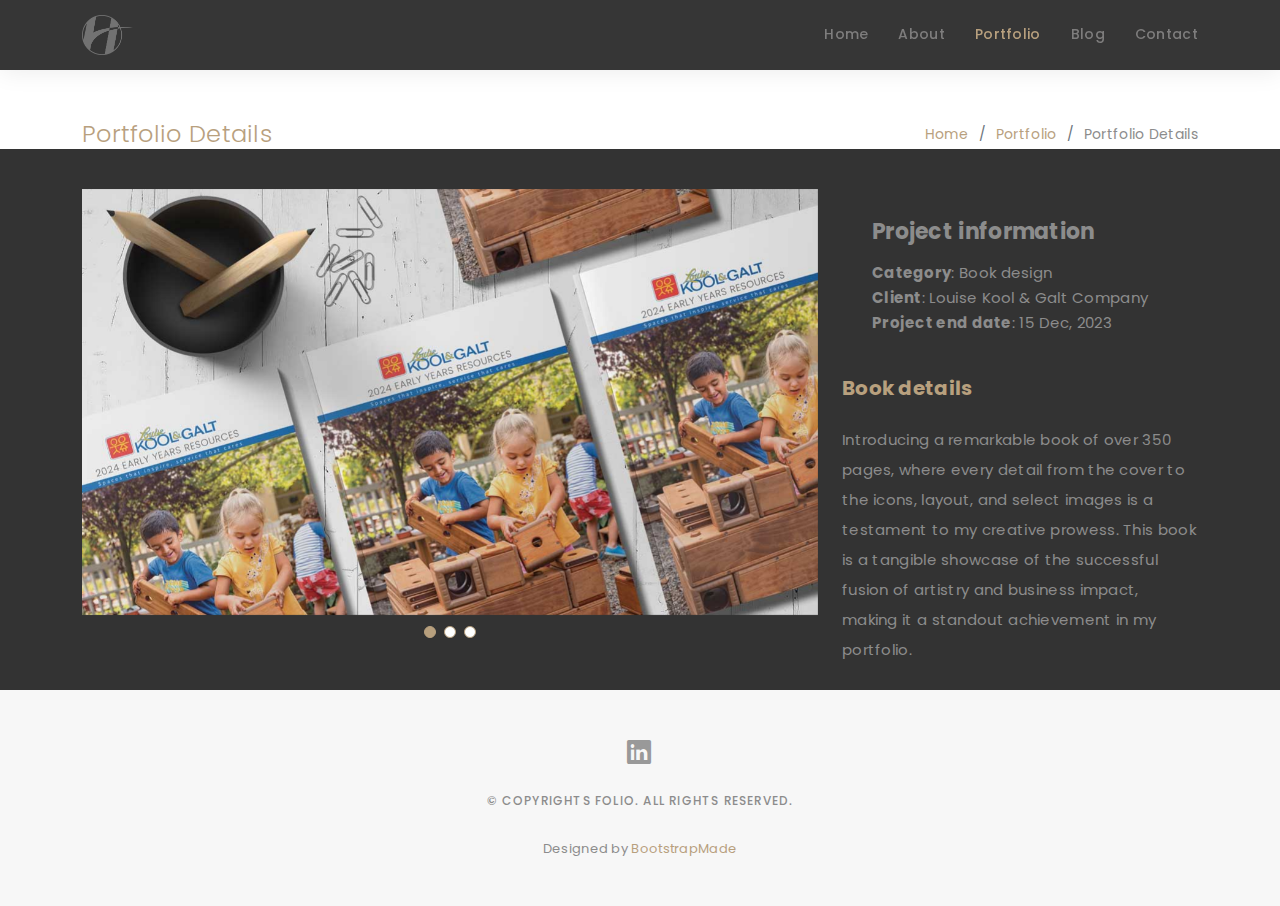
<file: portfolio-details.html>
<!DOCTYPE html>
<html lang="en">

<head>
  <meta charset="utf-8">
  <meta content="width=device-width, initial-scale=1.0" name="viewport">

  <meta content="" name="description">
  <meta content="" name="keywords">

  <!-- Favicons -->
  <link href="assets/img/favicon.png" rel="icon">
  <link href="assets/img/apple-touch-icon.png" rel="apple-touch-icon">

  <!-- Google Fonts -->
  <link href="https://fonts.googleapis.com/css?family=Poppins:300,300i,400,400i,500,500i,600,600i,700,700i|Playfair+Display:400,400i,500,500i,600,600i,700,700i,900,900i" rel="stylesheet">

  <!-- Vendor CSS Files -->
  <link href="assets/vendor/bootstrap/css/bootstrap.min.css" rel="stylesheet">
  <link href="assets/vendor/bootstrap-icons/bootstrap-icons.css" rel="stylesheet">
  <link href="assets/vendor/boxicons/css/boxicons.min.css" rel="stylesheet">
  <link href="assets/vendor/glightbox/css/glightbox.min.css" rel="stylesheet">
  <link href="assets/vendor/swiper/swiper-bundle.min.css" rel="stylesheet">

  <!-- Template Main CSS File -->
  <link href="assets/css/style.css" rel="stylesheet">

  <!-- =======================================================
  * Template Name: Folio
  * Updated: Sep 18 2023 with Bootstrap v5.3.2
  * Template URL: https://bootstrapmade.com/folio-bootstrap-portfolio-template/
  * Author: BootstrapMade.com
  * License: https://bootstrapmade.com/license/
  ======================================================== -->
</head>

<body>

  <!-- ======= Header ======= -->
  <header id="header" class="fixed-top header-inner-pages">
    <div class="container d-flex align-items-center justify-content-between">

      <a href="index.html" class="logo"><img src="assets/img/logo.png" alt="" class="img-fluid"></a>
      <!-- Uncomment below if you prefer to use an text logo -->
      <!-- <h1 class="logo"><a href="index.html">Folio</a></h1> -->

      <nav id="navbar" class="navbar">
        <ul>
          <li><a class="nav-link scrollto " href="#hero">Home</a></li>
          <li><a class="nav-link scrollto" href="#about">About</a></li>
          <li><a class="nav-link active  scrollto" href="#portfolio">Portfolio</a></li>
          <li><a class="nav-link  scrollto" href="#journal">Blog</a></li>
          <li><a class="nav-link scrollto" href="#contact">Contact</a></li>
        </ul>
        <i class="bi bi-list mobile-nav-toggle"></i>
      </nav><!-- .navbar -->

    </div>
  </header><!-- End Header -->

  <main id="main">

    <!-- ======= Breadcrumbs Section ======= -->
    <section class="breadcrumbs">
      <div class="container">

        <div class="d-flex justify-content-between align-items-center">
          <h2>Portfolio Details</h2>
          <ol>
            <li><a href="index.html">Home</a></li>
            <li><a href="portfolio.html">Portfolio</a></li>
            <li>Portfolio Details</li>
          </ol>
        </div>

      </div>
    </section><!-- Breadcrumbs Section -->

    <!-- ======= Portfolio Details Section ======= -->
    <section id="portfolio-details" class="portfolio-details">
      <div class="container">

        <div class="row gy-4">

          <div class="col-lg-8">
            <div class="portfolio-details-slider swiper">
              <div class="swiper-wrapper align-items-center">

                <div class="swiper-slide">
                  <img src="assets/img/portfolio/portfolio-details-1.jpg" alt="">
                </div>

                <div class="swiper-slide">
                  <img src="assets/img/portfolio/portfolio-details-2.jpg" alt="">
                </div>

                <div class="swiper-slide">
                  <img src="assets/img/portfolio/portfolio-details-3.jpg" alt="">
                  
                </div>

              </div>
              <div class="swiper-pagination"></div>
            </div>
          </div>

          <div class="col-lg-4">
            <div class="portfolio-info">
              <h3>Project information</h3>
              <ul>
                <li><strong>Category</strong>: Book design</li>
                <li><strong>Client</strong>: Louise Kool & Galt Company</li>
                <li><strong>Project end date</strong>: 15 Dec, 2023</li>
              </ul>
            </div>
            <div class="portfolio-description">
              <h2>Book details</h2>
              <p>
                Introducing a remarkable book of over 350 pages, where every detail from the cover to the icons, layout, and select images is a testament to my creative prowess. This book is a tangible showcase of the successful fusion of artistry and business impact, making it a standout achievement in my portfolio.
            </div>
          </div>

        </div>

      </div>
    </section><!-- End Portfolio Details Section -->

  </main><!-- End #main -->

  <!-- ======= Footer ======= -->
  <div id="footer" class="text-center">
    <div class="container">
      <div class="socials-media text-center">

        <ul class="list-unstyled">
          <li><a href="https://www.linkedin.com/in/hanimehrabadi"><i class="bi bi-linkedin"></i></a></li>
        </ul>

      </div>

      <p>&copy; Copyrights Folio. All rights reserved.</p>

      <div class="credits">
        <!--
        All the links in the footer should remain intact.
        You can delete the links only if you purchased the pro version.
        Licensing information: https://bootstrapmade.com/license/
        Purchase the pro version with working PHP/AJAX contact form: https://bootstrapmade.com/buy/?theme=Folio
      -->
        Designed by <a href="https://bootstrapmade.com/">BootstrapMade</a>
      </div>

    </div>
  </div><!-- End Footer -->

  <a href="#" class="back-to-top d-flex align-items-center justify-content-center"><i class="bi bi-arrow-up-short"></i></a>

  <!-- Vendor JS Files -->
  <script src="assets/vendor/bootstrap/js/bootstrap.bundle.min.js"></script>
  <script src="assets/vendor/glightbox/js/glightbox.min.js"></script>
  <script src="assets/vendor/isotope-layout/isotope.pkgd.min.js"></script>
  <script src="assets/vendor/swiper/swiper-bundle.min.js"></script>
  <script src="assets/vendor/typed.js/typed.umd.js"></script>
  <script src="assets/vendor/php-email-form/validate.js"></script>

  <!-- Template Main JS File -->
  <script src="assets/js/main.js"></script>

</body>

</html>
</file>
<file: assets/css/style.css>
/**
* Template Name: Folio
* Updated: Sep 18 2023 with Bootstrap v5.3.2
* Template URL: https://bootstrapmade.com/folio-bootstrap-portfolio-template/
* Author: BootstrapMade.com
* License: https://bootstrapmade.com/license/
*/

/*--------------------------------------------------------------
# General
--------------------------------------------------------------*/
body {
  background: #333333;
  color: #8c8c8c;
  font-family: "Poppins", helvetica;
  font-size: 15px;
  font-weight: 400;
  line-height: 15px;
  letter-spacing: 0.02em;
  overflow-x: hidden;
  margin: 0 auto;
  padding: 0;
  box-sizing: border-box;
}

h1,
h2,
h3,
h4,
h5,
h6 {
  margin: 0;
}

h2 {
  color: #b8a07e;
  font-weight: 700;
}

h4 {
  color: #b8a07e;
  font-size: 14px;
  font-weight: 600;
}

a {
  color: #b8a07e;
  text-decoration: none !important;
  transition: all 0.5s ease-in-out 0s;
}

a:hover {
  transition: all 0.5s ease-in-out 0s;
}

p {
  margin: 25px 0;
  padding: 0;
  font-size: 15px;
  color: #8c8c8c;
  line-height: 30px;
}

::-moz-selection {
  background: #b8a07e;
  color: #3a3a3a;
}

::selection {
  background: #b8a07e;
  color: #424242;
}

.btn {
  background: #424242;
  border: medium none;
  border-radius: 0;
  color: #b8a07e;
  font-size: 12px;
  height: 50px;
  line-height: 50px;
  padding: 0 30px;
  text-transform: uppercase;
}

.btn:hover,
.btn:focus {
  color: #353535;
}

.padDiv {
  padding: 30px 20px;
}

.section-title {
  margin-bottom: 70px;
}

.section-title h2 {
  font-size: 25px;
  letter-spacing: 2px;
  text-transform: uppercase;
}

.form-control {
  background-color: transparent;
  border: 1px solid #999;
  border-radius: 0;
  color: #999999;
  font-size: 12px;
  font-weight: 500;
  height: 50px;
  letter-spacing: 0.1em;
  padding-left: 10px;
  margin: 0 0 25px 0;
  line-height: 14px;
  text-transform: uppercase;
}

.form-control:focus {
  box-shadow: none;
  outline: 0 none;
}

.paddsection {
  padding-top: 90px;
  padding-bottom: 90px;
}

.paddsections {
  padding-top: 90px;
  padding-bottom: 90px !important;
}

.hvr-shutter-in-horizontal::before {
  background: #333;
}

.hvr-shutter-in-horizontal:hover {
  background: #b8a07e;
}

.mb-30 {
  margin-bottom: 30px;
}

.main-content {
  padding-top: 140px;
}

/*--------------------------------------------------------------
# Back to top button
--------------------------------------------------------------*/
.back-to-top {
  position: fixed;
  visibility: hidden;
  opacity: 0;
  right: 15px;
  bottom: 15px;
  z-index: 996;
  background: #b8a07e;
  width: 40px;
  height: 40px;
  border-radius: 4px;
  transition: all 0.4s;
}

.back-to-top i {
  font-size: 28px;
  color: #313131;
  line-height: 0;
}

.back-to-top:hover {
  background: #c6b398;
  color: #272727;
}

.back-to-top.active {
  visibility: visible;
  opacity: 1;
}

/*--------------------------------------------------------------
# Header
--------------------------------------------------------------*/
#header {
  transition: all 0.5s;
  z-index: 997;
  padding: 15px 0;
  background-color: #363636;
  top: -100%;
  box-shadow: 0px 2px 25px rgba(0, 0, 0, 0.08);
}

#header.header-scrolled,
#header.header-inner-pages {
  top: 0;
}

#header .logo {
  font-size: 30px;
  margin: 0;
  padding: 0;
  line-height: 1;
  font-weight: 600;
  letter-spacing: 1px;
  font-family: "Playfair Display", sans-serif;
  font-style: italic;
}

#header .logo a {
  color: #515151;
}

#header .logo img {
  max-height: 40px;
}

@media (max-width: 992px) {
  #header {
    border: 0;
  }
}

/*--------------------------------------------------------------
# Navigation Menu
--------------------------------------------------------------*/
/**
* Desktop Navigation 
*/
.navbar {
  padding: 0;
}

.navbar ul {
  margin: 0;
  padding: 0;
  display: flex;
  list-style: none;
  align-items: center;
}

.navbar li {
  position: relative;
}

.navbar a,
.navbar a:focus {
  display: flex;
  align-items: center;
  justify-content: space-between;
  padding: 10px 0 10px 30px;
  font-family: "Poppins", sans-serif;
  font-size: 14px;
  font-weight: 500;
  color: #7e7d7d;
  white-space: nowrap;
  transition: 0.3s;
}

.navbar a i,
.navbar a:focus i {
  font-size: 12px;
  line-height: 0;
  margin-left: 5px;
}

.navbar a:hover,
.navbar .active,
.navbar .active:focus,
.navbar li:hover>a {
  color: #b8a07e;
}

.navbar .dropdown ul {
  display: block;
  position: absolute;
  left: 30px;
  top: calc(100% + 30px);
  margin: 0;
  padding: 10px 0;
  z-index: 99;
  opacity: 0;
  visibility: hidden;
  background: #2d2d2d;
  box-shadow: 0px 0px 30px rgba(161, 127, 127, 0.25);
  transition: 0.3s;
}

.navbar .dropdown ul li {
  min-width: 200px;
}

.navbar .dropdown ul a {
  padding: 10px 20px;
  font-weight: 400;
}

.navbar .dropdown ul a i {
  font-size: 12px;
}

.navbar .dropdown ul a:hover,
.navbar .dropdown ul .active:hover,
.navbar .dropdown ul li:hover>a {
  color: #b8a07e;
}

.navbar .dropdown:hover>ul {
  opacity: 1;
  top: 100%;
  visibility: visible;
}

.navbar .dropdown .dropdown ul {
  top: 0;
  left: calc(100% - 30px);
  visibility: hidden;
}

.navbar .dropdown .dropdown:hover>ul {
  opacity: 1;
  top: 0;
  left: 100%;
  visibility: visible;
}

@media (max-width: 1366px) {
  .navbar .dropdown .dropdown ul {
    left: -90%;
  }

  .navbar .dropdown .dropdown:hover>ul {
    left: -100%;
  }
}

/**
* Mobile Navigation 
*/
.mobile-nav-toggle {
  color: #4b4a4a;
  font-size: 28px;
  cursor: pointer;
  display: none;
  line-height: 0;
  transition: 0.5s;
}

.mobile-nav-toggle.bi-x {
  color: #323232;
}

@media (max-width: 991px) {
  .mobile-nav-toggle {
    display: block;
  }

  .navbar ul {
    display: none;
  }
}

.navbar-mobile {
  position: fixed;
  overflow: hidden;
  top: 0;
  right: 0;
  left: 0;
  bottom: 0;
  background: rgba(49, 49, 49, 0.9);
  transition: 0.3s;
}

.navbar-mobile .mobile-nav-toggle {
  position: absolute;
  top: 15px;
  right: 15px;
}

.navbar-mobile ul {
  display: block;
  position: absolute;
  top: 55px;
  right: 15px;
  bottom: 15px;
  left: 15px;
  padding: 10px 0;
  border-radius: 10px;
  background-color: #373737;
  overflow-y: auto;
  transition: 0.3s;
}

.navbar-mobile a,
.navbar-mobile a:focus {
  padding: 10px 20px;
  font-size: 15px;
  color: #4b4a4a;
}

.navbar-mobile a:hover,
.navbar-mobile .active,
.navbar-mobile li:hover>a {
  color: #b8a07e;
}

.navbar-mobile .getstarted,
.navbar-mobile .getstarted:focus {
  margin: 15px;
}

.navbar-mobile .dropdown ul {
  position: static;
  display: none;
  margin: 10px 20px;
  padding: 10px 0;
  z-index: 99;
  opacity: 1;
  visibility: visible;
  background: #fff;
  box-shadow: 0px 0px 30px rgba(127, 137, 161, 0.25);
}

.navbar-mobile .dropdown ul li {
  min-width: 200px;
}

.navbar-mobile .dropdown ul a {
  padding: 10px 20px;
}

.navbar-mobile .dropdown ul a i {
  font-size: 12px;
}

.navbar-mobile .dropdown ul a:hover,
.navbar-mobile .dropdown ul .active:hover,
.navbar-mobile .dropdown ul li:hover>a {
  color: #b8a07e;
}

.navbar-mobile .dropdown>.dropdown-active {
  display: block;
}

/*--------------------------------------------------------------
# Hero
--------------------------------------------------------------*/
#hero {
  background: url("../img/home-bg.jpg") repeat scroll center center/cover;
  height: 100vh;
  width: 100%;
}

#hero .hero-content {
  height: 100vh;
  text-align: left;
  width: 100%;
  display: flex;
  justify-content: center;
  flex-direction: column;
}

.hero-content h1 {
  font-size: 40px;
  font-weight: 700;
  margin-bottom: 10px;
  text-transform: uppercase;
  color: #515151;
}

.hero-content p {
  font-size: 13px;
  letter-spacing: 3px;
  margin-top: 0;
  margin-bottom: 30px;
  text-transform: capitalize;
  color: #515151;
  font-weight: 500;
}

.hero-content .list-social li {
  float: left;
  margin-right: 20px;
}

.hero-content .list-social li i {
  color: #b8a07e;
  font-size: 30px;
}

/*--------------------------------------------------------------
# Breadcrumbs
--------------------------------------------------------------*/
.breadcrumbs {
  padding: 120px 0 0 0;
  background-color: white;
  min-height: 40px;
}

@media (max-width: 992px) {
  .breadcrumbs {
    padding-top: 100px;
  }
}

.breadcrumbs h2 {
  font-size: 24px;
  font-weight: 300;
  margin: 0;
}

@media (max-width: 992px) {
  .breadcrumbs h2 {
    margin: 0 0 10px 0;
  }
}

.breadcrumbs ol {
  display: flex;
  flex-wrap: wrap;
  list-style: none;
  padding: 0;
  margin: 0;
  font-size: 14px;
}

.breadcrumbs ol li+li {
  padding-left: 10px;
}

.breadcrumbs ol li+li::before {
  display: inline-block;
  padding-right: 10px;
  color: #6c757d;
  content: "/";
}

@media (max-width: 768px) {
  .breadcrumbs .d-flex {
    display: block !important;
  }

  .breadcrumbs ol {
    display: block;
  }

  .breadcrumbs ol li {
    display: inline-block;
  }
}

/*-----------------------------------------------------------------------------------*/
/*  About
/*-----------------------------------------------------------------------------------*/
#about {
  width: 100%;
  height: auto;
  background: #f7f7f7;
  padding-top: 120px;
}

#about .div-img-bg {
  padding-bottom: 20px;
  border: 10px solid #b8a07e;
}

#about .div-img-bg .about-img img {
  width: 80%;
  box-shadow: 0px 0px 85px 0px rgba(0, 0, 0, 0.14);
  margin-top: -40px;
  margin-left: 40px;
  height: 500px;
  -o-object-fit: cover;
  object-fit: cover;
}

#about .about-descr .p-heading {
  font-family: "Poppins", Impact, Haettenschweiler, 'Arial Narrow Bold', sans-serif ;
  font-size: 25px;
  text-align: left;
}

#about .about-descr .separator {
  max-width: 80%;
  margin-bottom: 0;
  text-align: left;
}

/*--------------------------------------------------------------
# Services
--------------------------------------------------------------*/
#services {
  background: #f7f7f7;
  position: relative;
  padding-bottom: 80px;
}

.services-block span {
  margin: 10px 0;
  position: relative;
  font-size: 13px;
  color: #292929;
  letter-spacing: 0.1em;
  font-weight: 500;
  text-transform: uppercase;
  display: block;
}

.services-block .separator {
  margin: 0;
  font-size: 13px;
  line-height: 22px;
}

.services-block i {
  font-size: 44px;
  color: #b8a07e;
  line-height: 44px;
}

.services-slider .swiper-pagination {
  margin-top: 30px;
  position: relative;
}

.services-slider .swiper-pagination .swiper-pagination-bullet {
  width: 12px;
  height: 12px;
  background-color: #fff;
  opacity: 1;
  border: 1px solid #b8a07e;
}

.services-slider .swiper-pagination .swiper-pagination-bullet-active {
  background-color: #b8a07e;
}

/*--------------------------------------------------------------
# Portfolio
--------------------------------------------------------------*/
#portfolio {
  position: relative;
  padding-bottom: 50px;
}

#portfolio #portfolio-flters {
  padding: 0;
  margin: 0 auto 35px auto;
  list-style: none;
  text-align: center;
  border-radius: 50px;
  padding: 2px 15px;
}

#portfolio #portfolio-flters li {
  cursor: pointer;
  display: inline-block;
  padding: 10px 15px 8px 15px;
  font-size: 14px;
  font-weight: 600;
  line-height: 1;
  text-transform: uppercase;
  color: #999999;
  margin-bottom: 5px;
  transition: all 0.3s ease-in-out;
}

#portfolio #portfolio-flters li:hover,
#portfolio #portfolio-flters li.filter-active {
  color: #b8a07e;
}

#portfolio #portfolio-flters li:last-child {
  margin-right: 0;
}

#portfolio .portfolio-item {
  margin-bottom: 30px;
}

#portfolio .portfolio-item .portfolio-info {
  opacity: 0;
  position: absolute;
  left: 30px;
  right: 30px;
  bottom: 0;
  z-index: 3;
  transition: all ease-in-out 0.3s;
  background: rgba(255, 255, 255, 0.9);
  padding: 15px;
}

#portfolio .portfolio-item .portfolio-info h4 {
  font-size: 18px;
  color: #666;
  font-weight: 600;
  margin-bottom: 10px;
}

#portfolio .portfolio-item .portfolio-info p {
  color: #999;
  font-size: 14px;
  margin: 0;
  padding: 0;
}

#portfolio .portfolio-item .portfolio-info .preview-link,
#portfolio .portfolio-item .portfolio-info .details-link {
  position: absolute;
  right: 40px;
  font-size: 24px;
  top: calc(50% - 18px);
  color: #b8a07e;
}

#portfolio .portfolio-item .portfolio-info .preview-link:hover,
#portfolio .portfolio-item .portfolio-info .details-link:hover {
  color: #cab89f;
}

#portfolio .portfolio-item .portfolio-info .details-link {
  right: 10px;
}

#portfolio .portfolio-item:hover .portfolio-info {
  opacity: 1;
  bottom: 20px;
}

/*--------------------------------------------------------------
# Portfolio Details
--------------------------------------------------------------*/
.portfolio-details {
  padding-top: 40px;
}

.portfolio-details .portfolio-details-slider img {
  width: 100%;
}

.portfolio-details .portfolio-details-slider .swiper-pagination {
  margin-top: 20px;
  position: relative;
}

.portfolio-details .portfolio-details-slider .swiper-pagination .swiper-pagination-bullet {
  width: 12px;
  height: 12px;
  background-color: #fff;
  opacity: 1;
  border: 1px solid #b8a07e;
}

.portfolio-details .portfolio-details-slider .swiper-pagination .swiper-pagination-bullet-active {
  background-color: #b8a07e;
}

.portfolio-details .portfolio-info {
  padding: 30px;
}

.portfolio-details .portfolio-info h3 {
  font-size: 22px;
  font-weight: 700;
  margin-bottom: 20px;
  padding-bottom: 0px;
}

.portfolio-details .portfolio-info ul {
  list-style: none;
  padding: 0;
  font-size: 15px;
}

.portfolio-details .portfolio-info ul li+li {
  margin-top: 10px;
}

.portfolio-details .portfolio-description {
  padding-top:  0px;
}

.portfolio-details .portfolio-description h2 {
  font-size: 20px;
  font-weight: 700;
  margin-bottom: 10px;
}

.portfolio-details .portfolio-description p {
  padding: 0;
}

/*--------------------------------------------------------------
# Journal
--------------------------------------------------------------*/
#journal,
#journal-blog {
  height: auto;
  width: 100%;
  background: #f7f7f7;
  padding-bottom: 60px;
  position: relative;
}

#journal-blog {
  background: #fff;
  padding-bottom: 30px;
}

#journal .journal-block {
  display: inline-block;
  height: auto;
  width: 100%;
}

#journal .journal-block .journal-info {
  position: relative;
}

.journal-block .journal-info img {
  max-width: 100%;
}

.journal-block .journal-info .journal-txt {
  padding: 25px 0px;
  position: relative;
}

.journal-block .journal-info .journal-txt h4 a {
  display: block;
  font-size: 19px;
  line-height: 24px;
  margin: 0 0 13px 0;
  font-weight: 500;
  color: #292929;
  transition: all 0.5s ease-in-out 0s;
}

.journal-block .journal-info .journal-txt h4 a:hover {
  color: #b8a07e;
  transition: all 0.5s ease-in-out 0s;
}

.journal-block .journal-info .journal-txt p {
  margin: 0;
  font-size: 14px;
  line-height: 24px;
}

/*--------------------------------------------------------------
# Journal
--------------------------------------------------------------*/
#contact {
  height: auto;
  width: 100%;
}

.contact-details {
  list-style: none;
  margin: 0;
  padding: 0;
}

.contact-details li {
  padding-bottom: 10px;
}

#contact input,
#contact textarea {
  width: 100%;
  margin-bottom: 5px;
}

#contact textarea {
  min-height: 160px;
}

.php-email-form .error-message {
  display: none;
  color: #fff;
  background: #ed3c0d;
  text-align: left;
  padding: 15px;
  margin-bottom: 15px;
  font-weight: 600;
}

.php-email-form .error-message br+br {
  margin-top: 25px;
}

.php-email-form .sent-message {
  display: none;
  color: #fff;
  background: #18d26e;
  text-align: center;
  padding: 15px;
  font-weight: 600;
  margin-bottom: 15px;
}

.php-email-form .loading {
  display: none;
  background: #fff;
  text-align: center;
  padding: 15px;
  margin-bottom: 15px;
}

.php-email-form .loading:before {
  content: "";
  display: inline-block;
  border-radius: 50%;
  width: 24px;
  height: 24px;
  margin: 0 10px -6px 0;
  border: 3px solid #18d26e;
  border-top-color: #eee;
  animation: animate-loading 1s linear infinite;
}

@keyframes animate-loading {
  0% {
    transform: rotate(0deg);
  }

  100% {
    transform: rotate(360deg);
  }
}

/*--------------------------------------------------------------
# Blog
--------------------------------------------------------------*/
/*  Navbar fixd page */
.subpage-nav {
  display: block !important;
}

/*-----------------------------------------------------------------------------------*/
/*  /* Single page */
/*-----------------------------------------------------------------------------------*/
#journal-blog {
  padding-top: 140px;
}

/* main content */
.main-content {
  background: #f7f7f7;
}

.main-content .container-main {
  display: inline-block;
  width: 100%;
}

.main-content .container-main .block-main {
  margin-bottom: 30px;
  overflow: hidden;
}

.container-main .block-main .content-main {
  background: #fff none repeat scroll 0 0;
  display: inline-block;
  width: 100%;
}

.journal-txt h4 a {
  display: block;
  font-size: 19px;
  line-height: 24px;
  margin: 0 0 13px 0;
  font-weight: 500;
  color: #292929;
  transition: all 0.5s ease-in-out 0s;
}

.journal-txt h4 a:hover {
  color: #b8a07e;
  transition: all 0.5s ease-in-out 0s;
}

.post-meta ul li {
  font-size: 12px;
  font-weight: normal;
  margin-left: 8px;
  margin-right: 8px;
  text-transform: capitalize;
  display: inline-block;
  float: none;
}

.content-main .post-meta a {
  color: #a2a2a2;
  margin-left: 5px;
}

/* Commonts */
.comments {
  background: #fff;
}

.entry-comments h6 {
  margin-right: 10px;
  font-size: 13px;
  letter-spacing: 0.1em;
  font-weight: 500;
}

.entry-comments-item {
  margin-top: 40px;
  padding-bottom: 40px;
  border-bottom: 1px solid #f2f2f2;
}

.entry-comments-avatar {
  position: absolute;
  display: block;
  border-radius: 50%;
  width: 60px;
  height: 60px;
}

.entry-comments-body {
  padding-left: 86px;
}

.entry-comments-author {
  margin-right: 10px;
  font-size: 13px;
  color: #292929;
  letter-spacing: 0.1em;
  font-weight: 500;
}

.rep {
  font-size: 13px;
  color: #292929;
  letter-spacing: 0.1em;
  font-weight: 500;
  text-transform: capitalize;
}

.entry-comments span a {
  font-size: 13px;
  color: #999;
}

.entry-comments-reply {
  padding-left: 10%;
}

/* Commonts form */
.cmt {
  background: #fff;
}

blockquote {
  padding: 40px;
  background-color: #f2f2f2;
  margin: 30px 0;
  border: none;
  border-left: 4px solid #b8a07e;
}

/*--------------------------------------------------------------
# Footer
--------------------------------------------------------------*/
#footer {
  background: #f7f7f7;
  padding-top: 50px;
  padding-bottom: 50px;
}

#footer .socials-media {
  width: 100%;
}

#footer .socials-media ul {
  display: inline-block;
  float: none;
  margin: 0 0 20px 0;
}

#footer .socials-media ul li {
  float: left;
  margin-left: 10px;
  margin-right: 10px;
}

#footer .socials-media ul li a {
  font-size: 24px;
  color: #999;
  letter-spacing: 0.1em;
  font-weight: 500;
  background: transparent;
  text-transform: uppercase;
  transition: all 0.5s ease-in-out 0s;
}

#footer .socials-media ul li a:hover {
  color: #b8a07e;
  transition: all 0.5s ease-in-out 0s;
}

#footer p {
  font-size: 12px;
  letter-spacing: 0.1em;
  font-weight: 500;
  margin-top: 0;
  text-transform: uppercase;
}

.credits {
  font-size: 13px;
}

/** Width between 1200x to 0
 *  ~~~~~~~~~~~~~~~~~~~~~~~~~~~~~~~~~~~~
 */
/** Width between 992px to 1199px
 *  ~~~~~~~~~~~~~~~~~~~~~~~~~~~~~~~~~~~~
 */
/** Width between 768px to 991px
 *  ~~~~~~~~~~~~~~~~~~~~~~~~~~~~~~~~~~~~
 */
@media (min-width: 768px) and (max-width: 991px) {

  /* Navbar */
  nav {
    padding: 10px 15px;
  }

  .nav-menu {
    margin-top: 40px;
    display: none;
    float: none;
    width: 100%;
  }

  .nav-menu li {
    float: none;
    width: 100%;
    text-align: center;
    border-top: 1px solid #f7f7f7;
    line-height: 45px;
    margin-left: 0;
    padding-top: 10px;
    padding-bottom: 10px;
  }

  .responsive {
    float: right;
    padding-top: 15px;
    display: block;
  }

  /* About */
  .head-info .header-content .cmaster h1 {
    font-size: 32px;
  }

  #about .div-img-bg {
    padding: 0;
  }

  #about .div-img-bg .about-img img {
    margin-top: 0%;
    margin-left: calc(0% - 0px);
  }

  #about .about-descr .p-heading {
    font-size: 20px;
  }

  #about .about-descr .separator {
    max-width: 100%;
    margin-bottom: 0;
  }

  /* portfolio */
  #portfolio .portfolio-list .nav li {
    float: none;
    margin: 20px;
    display: inline-block;
  }

  /* journal */
  #journal .journal-block .journal-info {
    margin-bottom: 30px;
  }

  /* Contact */
  .contact-contact {
    margin-bottom: 30px;
  }

  /* Footer */
  #footer .socials-media ul li {
    margin-right: 0;
    margin-left: 0;
    float: none;
    display: inline-block;
  }
}

/** Width between 767px to 0
 *  ~~~~~~~~~~~~~~~~~~~~~~~~~~~~~~~~~~~~
 */
@media (max-width: 767px) {

  /* Navbar */
  nav {
    padding: 20px 15px;
  }

  .nav-menu {
    margin-top: 40px;
    display: none;
    float: none;
    width: 100%;
  }

  .nav-menu li {
    float: none;
    width: 100%;
    text-align: center;
    border-top: 1px solid #f7f7f7;
    line-height: 45px;
    margin-left: 0;
    padding-top: 10px;
    padding-bottom: 10px;
  }

  .responsive {
    float: right;
    padding-top: 15px;
    display: block;
  }

  /* About */
  .head-info .header-content h1 {
    font-size: 32px;
  }

  #about .div-img-bg {
    padding: 0;
  }

  #about .div-img-bg .about-img img {
    margin-top: 0%;
    margin-left: calc(0% - 0px);
  }

  #about .about-descr .p-heading {
    font-size: 20px;
  }

  #about .about-descr .separator {
    max-width: 100%;
    margin-bottom: 0;
  }

  /* portfolio */
  #portfolio .portfolio-list .nav li {
    float: none;
    margin: 20px;
    display: inline-block;
  }

  /* journal */
  #journal .journal-block .journal-info {
    margin-bottom: 30px;
  }

  /* Contact */
  .contact-contact {
    margin-bottom: 30px;
  }

  /* Footer */
  #footer .socials-media ul li {
    margin-right: 0;
    margin-left: 0;
    float: none;
    display: inline-block;
  }
}

/** Width between 600px to 0
 *  ~~~~~~~~~~~~~~~~~~~~~~~~~~~~~~~~~~~~
 */
@media (max-width: 600px) {

  /* Navbar */
  nav {
    padding: 20px 15px;
  }

  .nav-menu {
    margin-top: 40px;
    display: none;
    float: none;
    width: 100%;
  }

  .nav-menu li {
    float: none;
    width: 100%;
    text-align: center;
    border-top: 1px solid #f7f7f7;
    line-height: 45px;
    margin-left: 0;
    padding-top: 10px;
    padding-bottom: 10px;
  }

  .responsive {
    float: right;
    padding-top: 15px;
    display: block;
  }

  /* About */
  .head-info .header-content h1 {
    font-size: 32px;
  }

  #about .div-img-bg {
    padding: 0;
  }

  #about .div-img-bg .about-img img {
    margin-top: 0%;
    margin-left: calc(0% - 0px);
  }

  #about .about-descr .p-heading {
    font-size: 20px;
  }

  #about .about-descr .separator {
    max-width: 100%;
    margin-bottom: 0;
  }

  /* portfolio */
  #portfolio .portfolio-list .nav li {
    float: none;
    margin: 10px;
    display: inline-block;
  }

  /* journal */
  #journal .journal-block .journal-info {
    margin-bottom: 30px;
  }

  /* Contact */
  .contact-contact {
    margin-bottom: 30px;
  }

  /* Footer */
  #footer .socials-media ul li {
    margin-right: 0;
    margin-left: 0;
    float: none;
    display: inline-block;
  }
}

/** Width between 480px to 0
 *  ~~~~~~~~~~~~~~~~~~~~~~~~~~~~~~~~~~~~
 */
@media (max-width: 480px) {

  /* Navbar */
  nav {
    padding: 20px 15px;
  }

  .nav-menu {
    margin-top: 40px;
    display: none;
    float: none;
    width: 100%;
  }

  .nav-menu li {
    float: none;
    width: 100%;
    text-align: center;
    border-top: 1px solid #f7f7f7;
    line-height: 45px;
    margin-left: 0;
    padding-top: 10px;
    padding-bottom: 10px;
  }

  .responsive {
    float: right;
    padding-top: 15px;
    display: block;
  }

  /* About */
  .head-info .header-content h1 {
    font-size: 32px;
  }

  #about .div-img-bg {
    padding: 0;
  }

  #about .div-img-bg .about-img img {
    margin-top: 0%;
    margin-left: calc(0% - 0px);
  }

  #about .about-descr .p-heading {
    font-size: 20px;
  }

  #about .about-descr .separator {
    max-width: 100%;
    margin-bottom: 0;
  }

  /* portfolio */
  #portfolio .portfolio-list .nav li {
    float: none;
    margin: 20px;
  }

  /* journal */
  #journal .journal-block .journal-info {
    margin-bottom: 30px;
  }

  /* Contact */
  .contact-contact {
    margin-bottom: 30px;
  }

  /* Footer */
  #footer .socials-media ul li {
    margin-right: 0;
    margin-left: 0;
    float: none;
    display: inline-block;
  }
}

/** Width between 320px to 0
 *  ~~~~~~~~~~~~~~~~~~~~~~~~~~~~~~~~~~~~
 */
@media (max-width: 320px) {

  /* Navbar */
  nav {
    padding: 20px 15px;
  }

  .nav-menu {
    margin-top: 40px;
    display: none;
    float: none;
    width: 100%;
  }

  .nav-menu li {
    float: none;
    width: 100%;
    text-align: center;
    border-top: 1px solid #f7f7f7;
    line-height: 45px;
    margin-left: 0;
    padding-top: 10px;
    padding-bottom: 10px;
  }

  .responsive {
    float: right;
    padding-top: 15px;
    display: block;
  }

  /* About */
  .head-info .header-content h1 {
    font-size: 32px;
  }

  #about .div-img-bg {
    padding: 0;
  }

  #about .div-img-bg .about-img img {
    margin-top: 0%;
    margin-left: calc(0% - 0px);
  }

  #about .about-descr .p-heading {
    font-size: 20px;
  }

  #about .about-descr .separator {
    max-width: 100%;
    margin-bottom: 0;
  }

  /* portfolio */
  #portfolio .portfolio-list .nav li {
    float: none;
    margin: 20px;
  }

  /* journal */
  #journal .journal-block .journal-info {
    margin-bottom: 30px;
  }

  /* Contact */
  .contact-contact {
    margin-bottom: 30px;
  }

  /* Footer */
  #footer .socials-media ul li {
    margin-right: 0;
    margin-left: 0;
    float: none;
    display: inline-block;
  }

  /* Single page */
  .entry-comments-body span {
    display: inline-block;
    margin-right: 0;
  }
}
</file>
